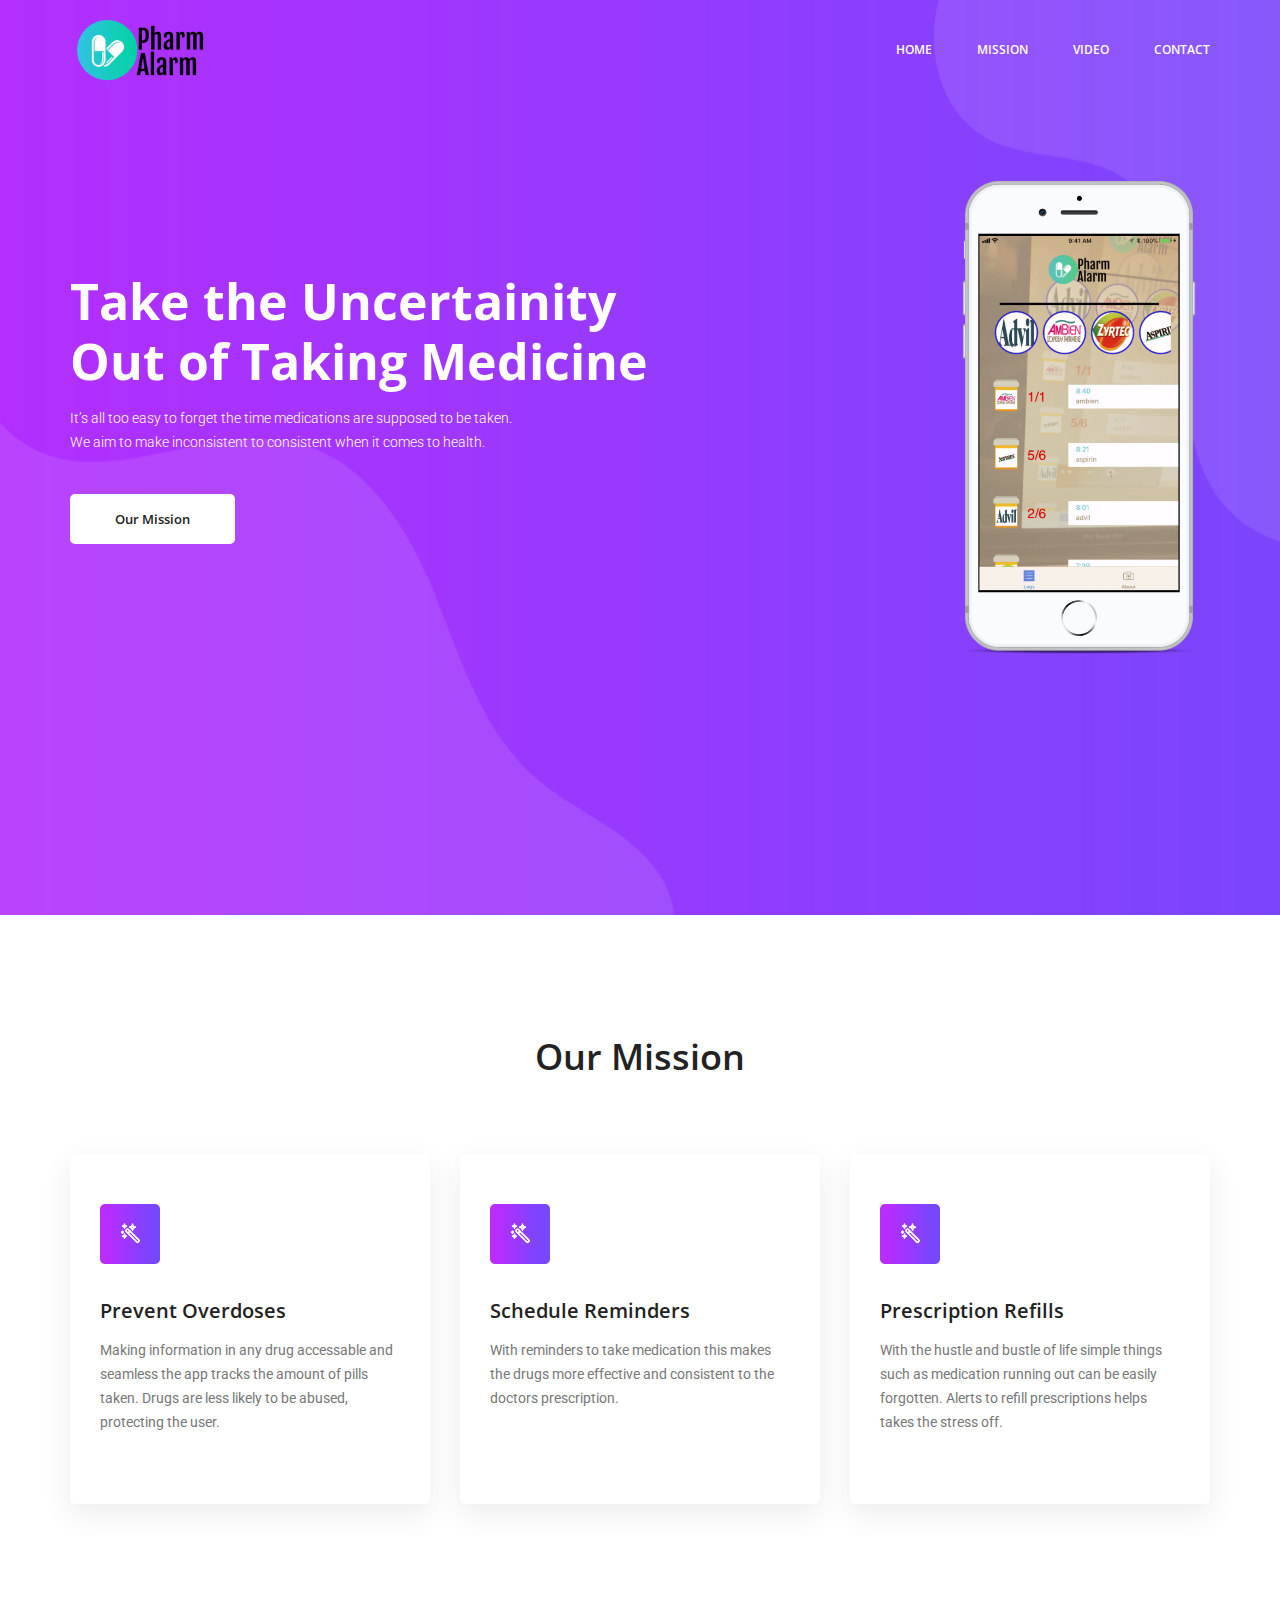
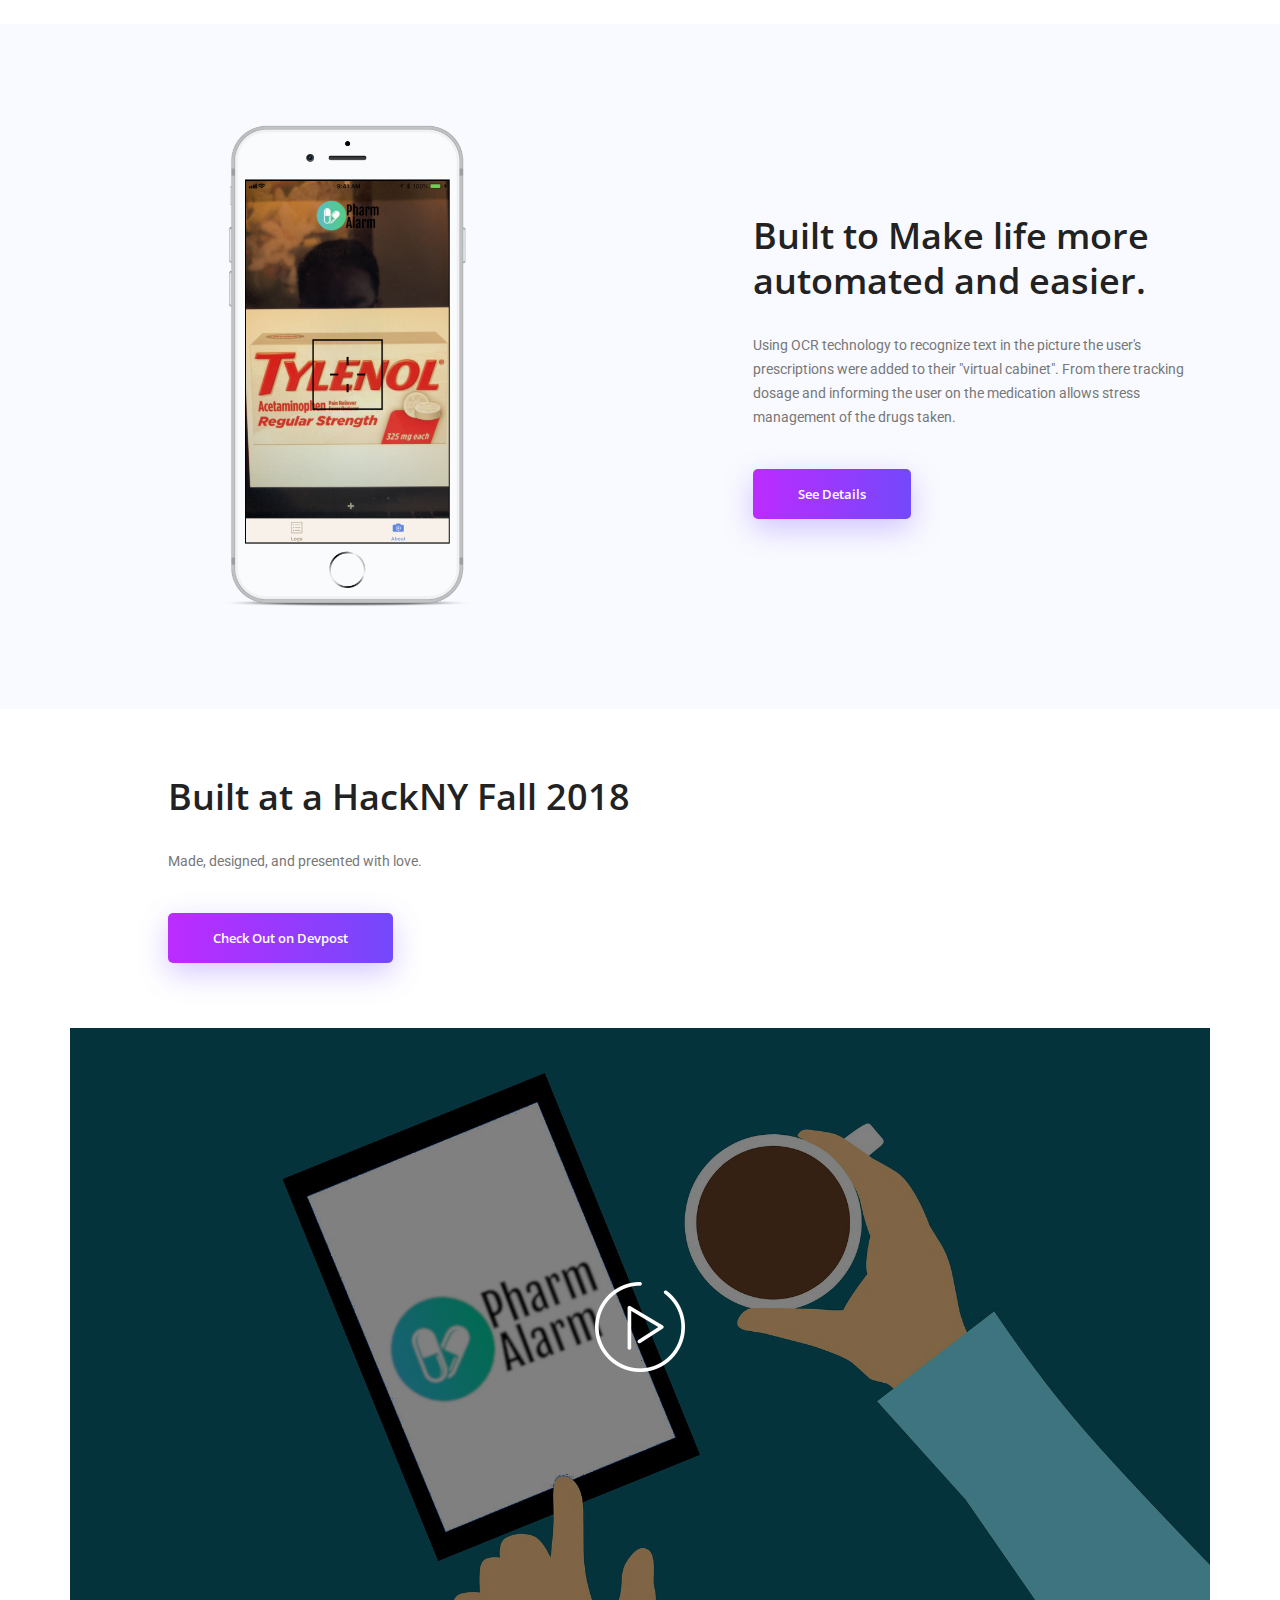
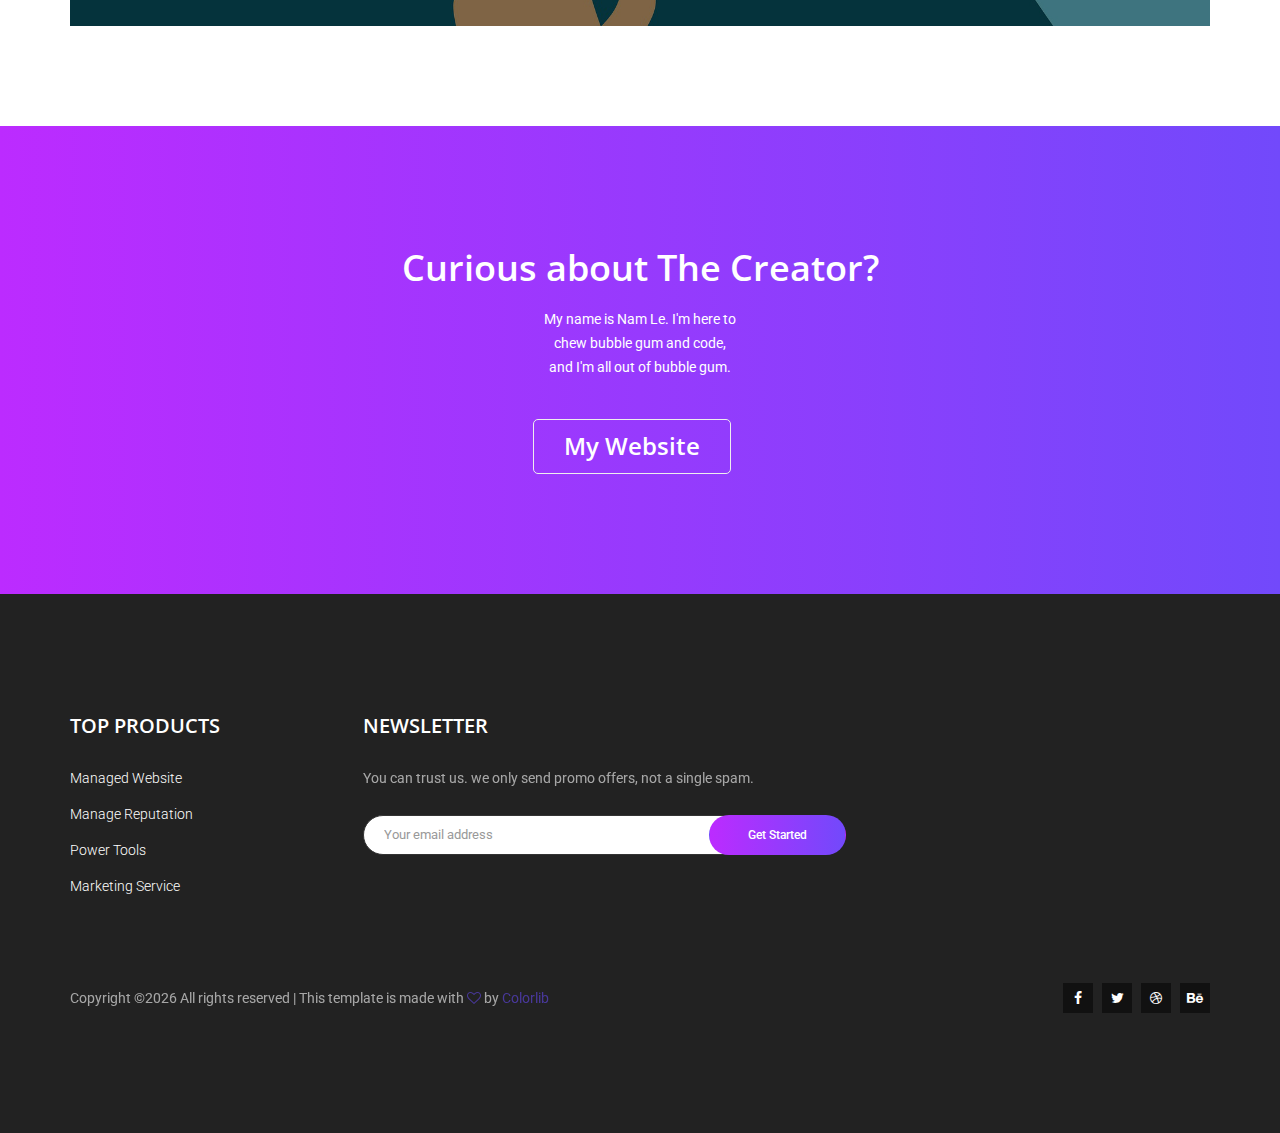
<file: index.html>
<!doctype html>
<html lang="en">
    <head>
        <!-- Required meta tags -->
        <meta charset="utf-8">
        <meta name="viewport" content="width=device-width, initial-scale=1, shrink-to-fit=no">
        <title>PharmAlarm</title>
        <!-- Bootstrap CSS -->
        <link rel="stylesheet" href="css/bootstrap.css">
        <link rel="stylesheet" href="vendors/linericon/style.css">
        <link rel="stylesheet" href="css/font-awesome.min.css">
        <link rel="stylesheet" href="vendors/owl-carousel/owl.carousel.min.css">
        <link rel="stylesheet" href="vendors/lightbox/simpleLightbox.css">
        <link rel="stylesheet" href="vendors/nice-select/css/nice-select.css">
        <link rel="stylesheet" href="vendors/animate-css/animate.css">
        <link rel="stylesheet" href="vendors/popup/magnific-popup.css">
        <!-- main css -->
        <link rel="stylesheet" href="css/style.css">
        <link rel="stylesheet" href="css/responsive.css">
    </head>
    <body data-spy="scroll" data-target="#mainNav" data-offset="70">
        
        <!--================Header Menu Area =================-->
        <header class="header_area">
            <div class="main_menu" id="mainNav">
            	<nav class="navbar navbar-expand-lg navbar-light">
					<div class="container">
						<!-- Brand and toggle get grouped for better mobile display -->
						<a class="navbar-brand nam-logo logo_h" href="index.html"><img class="nam-logo-img" src="img/pharmAlarm.png" alt=""></a>
						<button class="navbar-toggler" type="button" data-toggle="collapse" data-target="#navbarSupportedContent" aria-controls="navbarSupportedContent" aria-expanded="false" aria-label="Toggle navigation">
							<span class="icon-bar"></span>
							<span class="icon-bar"></span>
							<span class="icon-bar"></span>
						</button>
						<!-- Collect the nav links, forms, and other content for toggling -->
						<div class="collapse navbar-collapse offset" id="navbarSupportedContent">
							<ul class="nav navbar-nav menu_nav ml-auto">
								<li class="nav-item active"><a class="nav-link" href="#home">HOME</a></li> 
								<li class="nav-item"><a class="nav-link" href="#feature">MISSION</a></li> 
								<li class="nav-item"><a class="nav-link" href="#video">VIDEO</a>
								<li class="nav-item"><a class="nav-link" href="contact.html">CONTACT</a></li>
							</ul>
						</div> 
					</div>
            	</nav>
            </div>
        </header>
        <!--================Header Menu Area =================-->
        
        <!--================Home Banner Area =================-->
        <section class="home_banner_area nam-header-padding" id="home">
            <div class="banner_inner">
				<div class="container">
					<div class="row banner_content">
						<div class="col-lg-9">
							<h2>Take the Uncertainity<br />Out of Taking Medicine</h2>
							<p>It’s all too easy to forget the time medications are supposed to be taken. We aim to make inconsistent to consistent when it comes to health.</p>
							<a class="banner_btn" href="#feature">Our Mission</a>
						</div>
						<div class="col-lg-3">
							<div class="banner_map_img">
								<img class="img-fluid" src="img/pharmalarm-main.png" alt="">
							</div>
						</div>
					</div>
				</div>
            </div>
        </section>
        <!--================End Home Banner Area =================-->
        
        <!--================Feature Area =================-->
        <section class="feature_area p_120" id="feature">
        	<div class="container">
        		<div class="main_title">
        			<h2>Our Mission</h2>
        			<p></p>
        		</div>
        		<div class="feature_inner row">
        			<div class="col-lg-4 col-md-6">
        				<div class="feature_item nam-feature">
        					<img src="img/icon/f-icon-1.png" alt="">
        					<h4>Prevent Overdoses</h4>
        					<p>Making information in any drug accessable and seamless the app tracks the amount of pills taken. Drugs are less likely to be abused, protecting the user.</p>
        				</div>
        			</div>
        			<div class="col-lg-4 col-md-6">
        				<div class="feature_item nam-feature">
        					<img src="img/icon/f-icon-1.png" alt="">
        					<h4>Schedule Reminders</h4>
        					<p>With reminders to take medication this makes the drugs more effective and consistent to the doctors prescription.</p>
        				</div>
        			</div>
        			<div class="col-lg-4 col-md-6">
        				<div class="feature_item nam-feature">
        					<img src="img/icon/f-icon-1.png" alt="">
        					<h4>Prescription Refills</h4>
        					<p>With the hustle and bustle of life simple things such as medication running out can be easily forgotten. Alerts to refill prescriptions helps takes the stress off.</p>
        				</div>
        			</div>
        		</div>
        	</div>
        </section>
        <!--================End Feature Area =================-->
        
        <!--================Interior Area =================-->
        <section class="interior_area">
        	<div class="container">
        		<div class="interior_inner row">
        			<div class="col-lg-6">
        				<img class="img-fluid" src="img/pharmalarm-capture.png" alt="">
        			</div>
        			<div class="col-lg-5 offset-lg-1">
        				<div class="interior_text">
        					<h4>Built to Make life more automated and easier.</h4>
        					<p>Using OCR technology to recognize text in the picture the user's prescriptions were added to their "virtual cabinet". From there tracking dosage and informing the user on the medication allows stress management of the drugs taken. </p>
        					<a class="main_btn" href="#">See Details</a>
        				</div>
        			</div>
        		</div>
        	</div>
        </section>
        <!--================End Interior Area =================-->
        
        <!--================Interior Area =================-->
        <section class="interior_area interior_two">
        	<div class="container">
        		<div class="interior_inner row">
        			<div class="col-lg-7 offset-lg-1">
        				<div class="interior_text">
        					<h4>Built at a HackNY Fall 2018</h4>
        					<p>Made, designed, and presented with love.</p>
        					<a class="main_btn" href="https://devpost.com/software/pharmalarm-osp7ju">Check Out on Devpost</a>
        				</div>
					</div>
        		</div>
        		<div class="video_area" id="video">
        			<img class="img-fluid nam-video-img" src="img/coffee-pharmalarm.jpg" alt="">
        			<a href="https://www.youtube.com/watch?v=55WbEJUI-Es" target="_blank">
        				<img src="img/icon/video-icon-1.png" alt="">
        			</a>
        		</div>
        	</div>
        </section>
        <!--================End Interior Area =================-->
        
        <!--================Download App Area =================-->
        <section class="download_app_area p_120">
        	<div class="container">
        		<div class="app_inner">
        			<h2>Curious about The Creator?</h2>
        			<p>My name is Nam Le. I'm here to <br />  chew bubble gum and code, <br />  and I'm all out of bubble gum.</p>
        			<div class="app_btn_area">
        				<div class="app_btn">
        					<div class="media">
								<div class="media-body">
									<a href="https://menamle.github.io/website-portfolio/" target="_blank"><h4>My Website</h4></a>
								</div>
							</div>
        				</div>
        			</div> 
        		</div>
        	</div>
        </section>
        <!--================End Download App Area =================-->
        
        <!--================ start footer Area  =================-->	
        <footer class="footer-area p_120">
            <div class="container">
                <div class="row">
                    <div class="col-lg-3  col-md-6 col-sm-6">
                        <div class="single-footer-widget tp_widgets">
                           <h6 class="footer_title">Top Products</h6>
                            <ul class="list">
                            	<li><a href="#">Managed Website</a></li>
                            	<li><a href="#">Manage Reputation</a></li>
                            	<li><a href="#">Power Tools</a></li>
                            	<li><a href="#">Marketing Service</a></li>
                            </ul>
                        </div>   
                    </div>     
                    <div class="col-lg-5 col-md-6 col-sm-6">
                        <div class="single-footer-widget news_widgets">
                            <h6 class="footer_title">Newsletter</h6>
                            <p>You can trust us. we only send promo offers, not a single spam.</p>		
                            <div id="mc_embed_signup">
                                <form target="_blank" action="https://spondonit.us12.list-manage.com/subscribe/post?u=1462626880ade1ac87bd9c93a&amp;id=92a4423d01" method="get" class="subscribe_form relative">
                                    <div class="input-group d-flex flex-row">
                                        <input name="EMAIL" placeholder="Your email address" onfocus="this.placeholder = ''" onblur="this.placeholder = 'Email Address '" required="" type="email">
                                        <button class="btn sub-btn">Get Started</button>		
                                    </div>									
                                    <div class="mt-10 info"></div>
                                </form>
                            </div>
                        </div>
                    </div>
                </div>
                <div class="row footer-bottom d-flex justify-content-between align-items-center">
                    <p class="col-lg-8 col-md-8 footer-text m-0"><!-- Link back to Colorlib can't be removed. Template is licensed under CC BY 3.0. -->
Copyright &copy;<script>document.write(new Date().getFullYear());</script> All rights reserved | This template is made with <i class="fa fa-heart-o" aria-hidden="true"></i> by <a href="https://colorlib.com" target="_blank">Colorlib</a>
<!-- Link back to Colorlib can't be removed. Template is licensed under CC BY 3.0. --></p>
                    <div class="col-lg-4 col-md-4 footer-social">
                        <a href="#"><i class="fa fa-facebook"></i></a>
                        <a href="#"><i class="fa fa-twitter"></i></a>
                        <a href="#"><i class="fa fa-dribbble"></i></a>
                        <a href="#"><i class="fa fa-behance"></i></a>
                    </div>
                </div>
            </div>
        </footer>
		<!--================ End footer Area  =================-->
        
        
        
        
        
        <!-- Optional JavaScript -->
        <!-- jQuery first, then Popper.js, then Bootstrap JS -->
        <script src="js/jquery-3.2.1.min.js"></script>
        <script src="js/popper.js"></script>
        <script src="js/bootstrap.min.js"></script>
        <script src="js/stellar.js"></script>
        <script src="vendors/lightbox/simpleLightbox.min.js"></script>
        <script src="vendors/nice-select/js/jquery.nice-select.min.js"></script>
        <script src="vendors/isotope/imagesloaded.pkgd.min.js"></script>
        <script src="vendors/isotope/isotope-min.js"></script>
        <script src="vendors/owl-carousel/owl.carousel.min.js"></script>
        <script src="js/jquery.ajaxchimp.min.js"></script>
        <script src="vendors/counter-up/jquery.waypoints.min.js"></script>
        <script src="vendors/counter-up/jquery.counterup.js"></script>
        <script src="js/mail-script.js"></script>
        <script src="vendors/popup/jquery.magnific-popup.min.js"></script>
        <script src="js/theme.js"></script>
    </body>
</html>
</file>
<file: vendors/linericon/style.css>
@font-face {
	font-family: 'Linearicons-Free';
	src:url('fonts/Linearicons-Free.eot?w118d');
	src:url('fonts/Linearicons-Free.eot?#iefixw118d') format('embedded-opentype'),
		url('fonts/Linearicons-Free.woff2?w118d') format('woff2'),
		url('fonts/Linearicons-Free.woff?w118d') format('woff'),
		url('fonts/Linearicons-Free.ttf?w118d') format('truetype'),
		url('fonts/Linearicons-Free.svg?w118d#Linearicons-Free') format('svg');
	font-weight: normal;
	font-style: normal;
}

.lnr {
	font-family: 'Linearicons-Free';
	speak: none;
	font-style: normal;
	font-weight: normal;
	font-variant: normal;
	text-transform: none;
	line-height: 1;

	/* Better Font Rendering =========== */
	-webkit-font-smoothing: antialiased;
	-moz-osx-font-smoothing: grayscale;
}

.lnr-home:before {
	content: "\e800";
}
.lnr-apartment:before {
	content: "\e801";
}
.lnr-pencil:before {
	content: "\e802";
}
.lnr-magic-wand:before {
	content: "\e803";
}
.lnr-drop:before {
	content: "\e804";
}
.lnr-lighter:before {
	content: "\e805";
}
.lnr-poop:before {
	content: "\e806";
}
.lnr-sun:before {
	content: "\e807";
}
.lnr-moon:before {
	content: "\e808";
}
.lnr-cloud:before {
	content: "\e809";
}
.lnr-cloud-upload:before {
	content: "\e80a";
}
.lnr-cloud-download:before {
	content: "\e80b";
}
.lnr-cloud-sync:before {
	content: "\e80c";
}
.lnr-cloud-check:before {
	content: "\e80d";
}
.lnr-database:before {
	content: "\e80e";
}
.lnr-lock:before {
	content: "\e80f";
}
.lnr-cog:before {
	content: "\e810";
}
.lnr-trash:before {
	content: "\e811";
}
.lnr-dice:before {
	content: "\e812";
}
.lnr-heart:before {
	content: "\e813";
}
.lnr-star:before {
	content: "\e814";
}
.lnr-star-half:before {
	content: "\e815";
}
.lnr-star-empty:before {
	content: "\e816";
}
.lnr-flag:before {
	content: "\e817";
}
.lnr-envelope:before {
	content: "\e818";
}
.lnr-paperclip:before {
	content: "\e819";
}
.lnr-inbox:before {
	content: "\e81a";
}
.lnr-eye:before {
	content: "\e81b";
}
.lnr-printer:before {
	content: "\e81c";
}
.lnr-file-empty:before {
	content: "\e81d";
}
.lnr-file-add:before {
	content: "\e81e";
}
.lnr-enter:before {
	content: "\e81f";
}
.lnr-exit:before {
	content: "\e820";
}
.lnr-graduation-hat:before {
	content: "\e821";
}
.lnr-license:before {
	content: "\e822";
}
.lnr-music-note:before {
	content: "\e823";
}
.lnr-film-play:before {
	content: "\e824";
}
.lnr-camera-video:before {
	content: "\e825";
}
.lnr-camera:before {
	content: "\e826";
}
.lnr-picture:before {
	content: "\e827";
}
.lnr-book:before {
	content: "\e828";
}
.lnr-bookmark:before {
	content: "\e829";
}
.lnr-user:before {
	content: "\e82a";
}
.lnr-users:before {
	content: "\e82b";
}
.lnr-shirt:before {
	content: "\e82c";
}
.lnr-store:before {
	content: "\e82d";
}
.lnr-cart:before {
	content: "\e82e";
}
.lnr-tag:before {
	content: "\e82f";
}
.lnr-phone-handset:before {
	content: "\e830";
}
.lnr-phone:before {
	content: "\e831";
}
.lnr-pushpin:before {
	content: "\e832";
}
.lnr-map-marker:before {
	content: "\e833";
}
.lnr-map:before {
	content: "\e834";
}
.lnr-location:before {
	content: "\e835";
}
.lnr-calendar-full:before {
	content: "\e836";
}
.lnr-keyboard:before {
	content: "\e837";
}
.lnr-spell-check:before {
	content: "\e838";
}
.lnr-screen:before {
	content: "\e839";
}
.lnr-smartphone:before {
	content: "\e83a";
}
.lnr-tablet:before {
	content: "\e83b";
}
.lnr-laptop:before {
	content: "\e83c";
}
.lnr-laptop-phone:before {
	content: "\e83d";
}
.lnr-power-switch:before {
	content: "\e83e";
}
.lnr-bubble:before {
	content: "\e83f";
}
.lnr-heart-pulse:before {
	content: "\e840";
}
.lnr-construction:before {
	content: "\e841";
}
.lnr-pie-chart:before {
	content: "\e842";
}
.lnr-chart-bars:before {
	content: "\e843";
}
.lnr-gift:before {
	content: "\e844";
}
.lnr-diamond:before {
	content: "\e845";
}
.lnr-linearicons:before {
	content: "\e846";
}
.lnr-dinner:before {
	content: "\e847";
}
.lnr-coffee-cup:before {
	content: "\e848";
}
.lnr-leaf:before {
	content: "\e849";
}
.lnr-paw:before {
	content: "\e84a";
}
.lnr-rocket:before {
	content: "\e84b";
}
.lnr-briefcase:before {
	content: "\e84c";
}
.lnr-bus:before {
	content: "\e84d";
}
.lnr-car:before {
	content: "\e84e";
}
.lnr-train:before {
	content: "\e84f";
}
.lnr-bicycle:before {
	content: "\e850";
}
.lnr-wheelchair:before {
	content: "\e851";
}
.lnr-select:before {
	content: "\e852";
}
.lnr-earth:before {
	content: "\e853";
}
.lnr-smile:before {
	content: "\e854";
}
.lnr-sad:before {
	content: "\e855";
}
.lnr-neutral:before {
	content: "\e856";
}
.lnr-mustache:before {
	content: "\e857";
}
.lnr-alarm:before {
	content: "\e858";
}
.lnr-bullhorn:before {
	content: "\e859";
}
.lnr-volume-high:before {
	content: "\e85a";
}
.lnr-volume-medium:before {
	content: "\e85b";
}
.lnr-volume-low:before {
	content: "\e85c";
}
.lnr-volume:before {
	content: "\e85d";
}
.lnr-mic:before {
	content: "\e85e";
}
.lnr-hourglass:before {
	content: "\e85f";
}
.lnr-undo:before {
	content: "\e860";
}
.lnr-redo:before {
	content: "\e861";
}
.lnr-sync:before {
	content: "\e862";
}
.lnr-history:before {
	content: "\e863";
}
.lnr-clock:before {
	content: "\e864";
}
.lnr-download:before {
	content: "\e865";
}
.lnr-upload:before {
	content: "\e866";
}
.lnr-enter-down:before {
	content: "\e867";
}
.lnr-exit-up:before {
	content: "\e868";
}
.lnr-bug:before {
	content: "\e869";
}
.lnr-code:before {
	content: "\e86a";
}
.lnr-link:before {
	content: "\e86b";
}
.lnr-unlink:before {
	content: "\e86c";
}
.lnr-thumbs-up:before {
	content: "\e86d";
}
.lnr-thumbs-down:before {
	content: "\e86e";
}
.lnr-magnifier:before {
	content: "\e86f";
}
.lnr-cross:before {
	content: "\e870";
}
.lnr-menu:before {
	content: "\e871";
}
.lnr-list:before {
	content: "\e872";
}
.lnr-chevron-up:before {
	content: "\e873";
}
.lnr-chevron-down:before {
	content: "\e874";
}
.lnr-chevron-left:before {
	content: "\e875";
}
.lnr-chevron-right:before {
	content: "\e876";
}
.lnr-arrow-up:before {
	content: "\e877";
}
.lnr-arrow-down:before {
	content: "\e878";
}
.lnr-arrow-left:before {
	content: "\e879";
}
.lnr-arrow-right:before {
	content: "\e87a";
}
.lnr-move:before {
	content: "\e87b";
}
.lnr-warning:before {
	content: "\e87c";
}
.lnr-question-circle:before {
	content: "\e87d";
}
.lnr-menu-circle:before {
	content: "\e87e";
}
.lnr-checkmark-circle:before {
	content: "\e87f";
}
.lnr-cross-circle:before {
	content: "\e880";
}
.lnr-plus-circle:before {
	content: "\e881";
}
.lnr-circle-minus:before {
	content: "\e882";
}
.lnr-arrow-up-circle:before {
	content: "\e883";
}
.lnr-arrow-down-circle:before {
	content: "\e884";
}
.lnr-arrow-left-circle:before {
	content: "\e885";
}
.lnr-arrow-right-circle:before {
	content: "\e886";
}
.lnr-chevron-up-circle:before {
	content: "\e887";
}
.lnr-chevron-down-circle:before {
	content: "\e888";
}
.lnr-chevron-left-circle:before {
	content: "\e889";
}
.lnr-chevron-right-circle:before {
	content: "\e88a";
}
.lnr-crop:before {
	content: "\e88b";
}
.lnr-frame-expand:before {
	content: "\e88c";
}
.lnr-frame-contract:before {
	content: "\e88d";
}
.lnr-layers:before {
	content: "\e88e";
}
.lnr-funnel:before {
	content: "\e88f";
}
.lnr-text-format:before {
	content: "\e890";
}
.lnr-text-format-remove:before {
	content: "\e891";
}
.lnr-text-size:before {
	content: "\e892";
}
.lnr-bold:before {
	content: "\e893";
}
.lnr-italic:before {
	content: "\e894";
}
.lnr-underline:before {
	content: "\e895";
}
.lnr-strikethrough:before {
	content: "\e896";
}
.lnr-highlight:before {
	content: "\e897";
}
.lnr-text-align-left:before {
	content: "\e898";
}
.lnr-text-align-center:before {
	content: "\e899";
}
.lnr-text-align-right:before {
	content: "\e89a";
}
.lnr-text-align-justify:before {
	content: "\e89b";
}
.lnr-line-spacing:before {
	content: "\e89c";
}
.lnr-indent-increase:before {
	content: "\e89d";
}
.lnr-indent-decrease:before {
	content: "\e89e";
}
.lnr-pilcrow:before {
	content: "\e89f";
}
.lnr-direction-ltr:before {
	content: "\e8a0";
}
.lnr-direction-rtl:before {
	content: "\e8a1";
}
.lnr-page-break:before {
	content: "\e8a2";
}
.lnr-sort-alpha-asc:before {
	content: "\e8a3";
}
.lnr-sort-amount-asc:before {
	content: "\e8a4";
}
.lnr-hand:before {
	content: "\e8a5";
}
.lnr-pointer-up:before {
	content: "\e8a6";
}
.lnr-pointer-right:before {
	content: "\e8a7";
}
.lnr-pointer-down:before {
	content: "\e8a8";
}
.lnr-pointer-left:before {
	content: "\e8a9";
}
</file>
<file: vendors/nice-select/css/nice-select.css>
.nice-select {
  -webkit-tap-highlight-color: transparent;
  background-color: #fff;
  border-radius: 5px;
  border: solid 1px #e8e8e8;
  box-sizing: border-box;
  clear: both;
  cursor: pointer;
  display: block;
  float: left;
  font-family: inherit;
  font-size: 14px;
  font-weight: normal;
  height: 42px;
  line-height: 40px;
  outline: none;
  padding-left: 18px;
  padding-right: 30px;
  position: relative;
  text-align: left !important;
  -webkit-transition: all 0.2s ease-in-out;
  transition: all 0.2s ease-in-out;
  -webkit-user-select: none;
     -moz-user-select: none;
      -ms-user-select: none;
          user-select: none;
  white-space: nowrap;
  width: auto; }
  .nice-select:hover {
    border-color: #dbdbdb; }
  .nice-select:active, .nice-select.open, .nice-select:focus {
    border-color: #999; }
  .nice-select:after {
    border-bottom: 2px solid #999;
    border-right: 2px solid #999;
    content: '';
    display: block;
    height: 5px;
    margin-top: -4px;
    pointer-events: none;
    position: absolute;
    right: 12px;
    top: 50%;
    -webkit-transform-origin: 66% 66%;
        -ms-transform-origin: 66% 66%;
            transform-origin: 66% 66%;
    -webkit-transform: rotate(45deg);
        -ms-transform: rotate(45deg);
            transform: rotate(45deg);
    -webkit-transition: all 0.15s ease-in-out;
    transition: all 0.15s ease-in-out;
    width: 5px; }
  .nice-select.open:after {
    -webkit-transform: rotate(-135deg);
        -ms-transform: rotate(-135deg);
            transform: rotate(-135deg); }
  .nice-select.open .list {
    opacity: 1;
    pointer-events: auto;
    -webkit-transform: scale(1) translateY(0);
        -ms-transform: scale(1) translateY(0);
            transform: scale(1) translateY(0); }
  .nice-select.disabled {
    border-color: #ededed;
    color: #999;
    pointer-events: none; }
    .nice-select.disabled:after {
      border-color: #cccccc; }
  .nice-select.wide {
    width: 100%; }
    .nice-select.wide .list {
      left: 0 !important;
      right: 0 !important; }
  .nice-select.right {
    float: right; }
    .nice-select.right .list {
      left: auto;
      right: 0; }
  .nice-select.small {
    font-size: 12px;
    height: 36px;
    line-height: 34px; }
    .nice-select.small:after {
      height: 4px;
      width: 4px; }
    .nice-select.small .option {
      line-height: 34px;
      min-height: 34px; }
  .nice-select .list {
    background-color: #fff;
    border-radius: 5px;
    box-shadow: 0 0 0 1px rgba(68, 68, 68, 0.11);
    box-sizing: border-box;
    margin-top: 4px;
    opacity: 0;
    overflow: hidden;
    padding: 0;
    pointer-events: none;
    position: absolute;
    top: 100%;
    left: 0;
    -webkit-transform-origin: 50% 0;
        -ms-transform-origin: 50% 0;
            transform-origin: 50% 0;
    -webkit-transform: scale(0.75) translateY(-21px);
        -ms-transform: scale(0.75) translateY(-21px);
            transform: scale(0.75) translateY(-21px);
    -webkit-transition: all 0.2s cubic-bezier(0.5, 0, 0, 1.25), opacity 0.15s ease-out;
    transition: all 0.2s cubic-bezier(0.5, 0, 0, 1.25), opacity 0.15s ease-out;
    z-index: 9; }
    .nice-select .list:hover .option:not(:hover) {
      background-color: transparent !important; }
  .nice-select .option {
    cursor: pointer;
    font-weight: 400;
    line-height: 40px;
    list-style: none;
    min-height: 40px;
    outline: none;
    padding-left: 18px;
    padding-right: 29px;
    text-align: left;
    -webkit-transition: all 0.2s;
    transition: all 0.2s; }
    .nice-select .option:hover, .nice-select .option.focus, .nice-select .option.selected.focus {
      background-color: #f6f6f6; }
    .nice-select .option.selected {
      font-weight: bold; }
    .nice-select .option.disabled {
      background-color: transparent;
      color: #999;
      cursor: default; }

.no-csspointerevents .nice-select .list {
  display: none; }

.no-csspointerevents .nice-select.open .list {
  display: block; }
</file>
<file: css/style.css>
/*----------------------------------------------------
@File: Default Styles
@Author: Rocky Ahmed
@URL: http://wethemez.com
Author E-mail: rockybd1995@gmail.com

This file contains the styling for the actual theme, this
is the file you need to edit to change the look of the
theme.
---------------------------------------------------- */
/*=====================================================================
@Template Name: HostHub Construction 
@Author: Rocky Ahmed
@Developed By: Rocky Ahmed
@Developer URL: http://rocky.wethemez.com
Author E-mail: rockybd1995@gmail.com

@Default Styles

Table of Content:
01/ Variables
02/ predefin
03/ header
04/ button
05/ banner
06/ breadcrumb
07/ about
08/ team
09/ project 
10/ price 
11/ team 
12/ blog 
13/ video  
14/ features  
15/ career  
16/ contact 
17/ footer

=====================================================================*/
/*----------------------------------------------------*/
/*font Variables*/
/*Color Variables*/
/*=================== fonts ====================*/
@import url("https://fonts.googleapis.com/css?family=Open+Sans:400,600,700|Roboto:300,300i,400,500,700");
/*---------------------------------------------------- */
/*----------------------------------------------------*/
.list {
  list-style: none;
  margin: 0px;
  padding: 0px;
}

a {
  text-decoration: none;
  -webkit-transition: all 0.3s ease-in-out;
  -o-transition: all 0.3s ease-in-out;
  transition: all 0.3s ease-in-out;
}

a:hover, a:focus {
  text-decoration: none;
  outline: none;
}

.row.m0 {
  margin: 0px;
}

body {
  line-height: 24px;
  font-size: 14px;
  font-family: "Roboto", sans-serif;
  font-weight: normal;
  color: #777777;
}

h1, h2, h3, h4, h5, h6 {
  font-family: "Open Sans", sans-serif;
  font-weight: 600;
}

button:focus {
  outline: none;
  -webkit-box-shadow: none;
  box-shadow: none;
}

.p_120 {
  padding-top: 120px;
  padding-bottom: 120px;
}

.pad_top {
  padding-top: 120px;
}

.mt-25 {
  margin-top: 25px;
}

.p0 {
  padding-left: 0px;
  padding-right: 0px;
}

@media (min-width: 1200px) {
  .container {
    max-width: 1170px;
  }
}

@media (min-width: 1620px) {
  .box_1620 {
    max-width: 1650px;
    margin: auto;
  }
}

/* Main Title Area css
============================================================================================ */
.main_title {
  text-align: center;
  margin-bottom: 75px;
}

.main_title h2 {
  font-family: "Open Sans", sans-serif;
  font-size: 36px;
  color: #222222;
  font-weight: 600;
  margin-bottom: 15px;
}

.main_title p {
  font-size: 14px;
  font-family: "Roboto", sans-serif;
  line-height: 24px;
  color: #777777;
  margin-bottom: 0px;
  max-width: 570px;
  font-weight: normal;
  margin: auto;
}

.main_title.white h2 {
  color: #fff;
}

.main_title.white p {
  color: #fff;
  opacity: .6;
}

/* End Main Title Area css
============================================================================================ */
/*---------------------------------------------------- */
/*----------------------------------------------------*/
.header_area {
  position: absolute;
  width: 100%;
  top: 0;
  left: 0;
  z-index: 99;
  -webkit-transition: background 0.4s, all 0.3s linear;
  -o-transition: background 0.4s, all 0.3s linear;
  transition: background 0.4s, all 0.3s linear;
}

.header_area .navbar {
  background: transparent;
  padding: 0px;
  border: 0px;
  border-radius: 0px;
}

.header_area .navbar .nav .nav-item {
  margin-right: 45px;
}

.header_area .navbar .nav .nav-item .nav-link {
  font: 600 12px/100px "Open Sans", sans-serif;
  text-transform: uppercase;
  color: #fff;
  padding: 0px;
  display: inline-block;
}

.header_area .navbar .nav .nav-item .nav-link:after {
  display: none;
}

.header_area .navbar .nav .nav-item.submenu {
  position: relative;
}

.header_area .navbar .nav .nav-item.submenu ul {
  border: none;
  padding: 0px;
  border-radius: 0px;
  -webkit-box-shadow: none;
  box-shadow: none;
  margin: 0px;
  background: #fff;
}

@media (min-width: 992px) {
  .header_area .navbar .nav .nav-item.submenu ul {
    position: absolute;
    top: 120%;
    left: 0px;
    min-width: 200px;
    text-align: left;
    opacity: 0;
    -webkit-transition: all 300ms ease-in;
    -o-transition: all 300ms ease-in;
    transition: all 300ms ease-in;
    visibility: hidden;
    display: block;
    border: none;
    padding: 0px;
    border-radius: 0px;
    -webkit-box-shadow: 0px 10px 30px 0px rgba(115, 73, 251, 0.3);
    box-shadow: 0px 10px 30px 0px rgba(115, 73, 251, 0.3);
  }
}

.header_area .navbar .nav .nav-item.submenu ul:before {
  content: "";
  width: 0;
  height: 0;
  border-style: solid;
  border-width: 10px 10px 0 10px;
  border-color: #eeeeee transparent transparent transparent;
  position: absolute;
  right: 24px;
  top: 45px;
  z-index: 3;
  opacity: 0;
  -webkit-transition: all 400ms linear;
  -o-transition: all 400ms linear;
  transition: all 400ms linear;
}

.header_area .navbar .nav .nav-item.submenu ul .nav-item {
  display: block;
  float: none;
  margin-right: 0px;
  border-bottom: 1px solid #ededed;
  margin-left: 0px;
  -webkit-transition: all 0.4s linear;
  -o-transition: all 0.4s linear;
  transition: all 0.4s linear;
}

.header_area .navbar .nav .nav-item.submenu ul .nav-item .nav-link {
  line-height: 45px;
  color: #222222;
  padding: 0px 30px;
  -webkit-transition: all 150ms linear;
  -o-transition: all 150ms linear;
  transition: all 150ms linear;
  display: block;
  margin-right: 0px;
}

.header_area .navbar .nav .nav-item.submenu ul .nav-item:last-child {
  border-bottom: none;
}

.header_area .navbar .nav .nav-item.submenu ul .nav-item:hover .nav-link {
  background-image: -moz-linear-gradient(0deg, #bc2bff 0%, #7249fb 100%);
  background-image: -webkit-linear-gradient(0deg, #bc2bff 0%, #7249fb 100%);
  background-image: -ms-linear-gradient(0deg, #bc2bff 0%, #7249fb 100%);
  color: #fff;
}

@media (min-width: 992px) {
  .header_area .navbar .nav .nav-item.submenu:hover ul {
    visibility: visible;
    opacity: 1;
    top: 100%;
  }
}

.header_area .navbar .nav .nav-item.submenu:hover ul .nav-item {
  margin-top: 0px;
}

.header_area .navbar .nav .nav-item:last-child {
  margin-right: 0px;
}

.header_area .navbar .search {
  font-size: 12px;
  line-height: 60px;
  display: inline-block;
  color: #222222;
  margin-left: 80px;
}

.header_area .navbar .search i {
  font-weight: 600;
}

.header_area.navbar_fixed .main_menu {
  position: fixed;
  width: 100%;
  top: -70px;
  left: 0;
  right: 0;
  background-image: -moz-linear-gradient(0deg, #bc2bff 0%, #7249fb 100%);
  background-image: -webkit-linear-gradient(0deg, #bc2bff 0%, #7249fb 100%);
  background-image: -ms-linear-gradient(0deg, #bc2bff 0%, #7249fb 100%);
  -webkit-transform: translateY(70px);
  -ms-transform: translateY(70px);
  transform: translateY(70px);
  -webkit-transition: background 500ms ease, -webkit-transform 500ms ease;
  transition: background 500ms ease, -webkit-transform 500ms ease;
  -o-transition: transform 500ms ease, background 500ms ease;
  transition: transform 500ms ease, background 500ms ease;
  transition: transform 500ms ease, background 500ms ease, -webkit-transform 500ms ease;
  -webkit-transition: transform 500ms ease, background 500ms ease;
  -webkit-box-shadow: 0px 3px 16px 0px rgba(0, 0, 0, 0.1);
  box-shadow: 0px 3px 16px 0px rgba(0, 0, 0, 0.1);
}

.header_area.navbar_fixed .main_menu .navbar .nav .nav-item .nav-link {
  line-height: 70px;
}

.top_menu {
  background: #ec9d5f;
}

.top_menu .float-left a {
  line-height: 40px;
  display: inline-block;
  color: #fff;
  font-family: "Roboto", sans-serif;
  text-transform: uppercase;
  font-size: 12px;
  margin-right: 50px;
  -webkit-transition: all 300ms linear 0s;
  -o-transition: all 300ms linear 0s;
  transition: all 300ms linear 0s;
}

.top_menu .float-left a:last-child {
  margin-right: 0px;
}

.top_menu .float-left a:hover {
  color: #6247ea;
}

.top_menu .float-right .pur_btn {
  background: #6247ea;
  color: #fff;
  font-family: "Roboto", sans-serif;
  line-height: 40px;
  display: block;
  padding: 0px 40px;
  font-weight: 500;
  font-size: 12px;
}

/*---------------------------------------------------- */
/*----------------------------------------------------*/
/* Home Banner Area css
============================================================================================ */
.home_banner_area {
  z-index: 1;
  background: url(../img/banner/home-banner.jpg) no-repeat scroll center center;
  background-size: cover;
}

.home_banner_area .banner_inner {
  overflow: hidden;
  width: 100%;
  padding: 170px 0px 140px 0px;
}

.home_banner_area .banner_inner .banner_content {
  color: #fff;
}

.home_banner_area .banner_inner .banner_content .col-lg-9 {
  vertical-align: middle;
  -ms-flex-item-align: center;
  align-self: center;
}

.home_banner_area .banner_inner .banner_content h2 {
  font-size: 50px;
  font-weight: bold;
  font-family: "Open Sans", sans-serif;
  margin-bottom: 15px;
  margin-top: -30px;
}

.home_banner_area .banner_inner .banner_content p {
  color: #fff;
  font-family: "Roboto", sans-serif;
  font-weight: 300;
  max-width: 450px;
  margin-bottom: 40px;
  font-size: 14px;
}

.home_banner_area .banner_inner .banner_content .banner_map_img {
  text-align: right;
}

.blog_banner {
  min-height: 780px;
  position: relative;
  z-index: 1;
  overflow: hidden;
  margin-bottom: 0px;
}

.blog_banner .banner_inner {
  background: #04091e;
  position: relative;
  overflow: hidden;
  width: 100%;
  min-height: 780px;
  z-index: 1;
}

.blog_banner .banner_inner .overlay {
  background: url(../img/banner/banner-2.jpg) no-repeat scroll center center;
  opacity: .5;
  height: 125%;
  position: absolute;
  left: 0px;
  top: 0px;
  width: 100%;
  z-index: -1;
}

.blog_banner .banner_inner .blog_b_text {
  max-width: 700px;
  margin: auto;
  color: #fff;
  margin-top: 40px;
}

.blog_banner .banner_inner .blog_b_text h2 {
  font-size: 60px;
  font-weight: 500;
  font-family: "Roboto", sans-serif;
  line-height: 66px;
  margin-bottom: 15px;
}

.blog_banner .banner_inner .blog_b_text p {
  font-size: 16px;
  margin-bottom: 35px;
}

.blog_banner .banner_inner .blog_b_text .white_bg_btn {
  line-height: 42px;
  padding: 0px 45px;
}

.banner_box {
  max-width: 1620px;
  margin: auto;
}

.banner_area {
  position: relative;
  z-index: 1;
  min-height: 400px;
  background-image: -moz-linear-gradient(0deg, rgba(188, 43, 255, 0.8) 0%, rgba(114, 73, 251, 0.8) 100%);
  background-image: -webkit-linear-gradient(0deg, rgba(188, 43, 255, 0.8) 0%, rgba(114, 73, 251, 0.8) 100%);
  background-image: -ms-linear-gradient(0deg, rgba(188, 43, 255, 0.8) 0%, rgba(114, 73, 251, 0.8) 100%);
}

.banner_area .banner_inner {
  position: relative;
  overflow: hidden;
  width: 100%;
  min-height: 400px;
  z-index: 1;
}

.banner_area .banner_inner .banner_content {
  margin-top: 85px;
}

.banner_area .banner_inner .banner_content h2 {
  color: #fff;
  font-size: 48px;
  font-family: "Roboto", sans-serif;
  margin-bottom: 0px;
  font-weight: 500;
}

.banner_area .banner_inner .banner_content .page_link a {
  font-size: 14px;
  color: #fff;
  font-family: "Roboto", sans-serif;
  margin-right: 32px;
  position: relative;
  text-transform: uppercase;
}

.banner_area .banner_inner .banner_content .page_link a:before {
  content: "\f0da";
  font: normal normal normal 14px/1 FontAwesome;
  position: absolute;
  right: -25px;
  top: 50%;
  -webkit-transform: translateY(-50%);
  -ms-transform: translateY(-50%);
  transform: translateY(-50%);
}

.banner_area .banner_inner .banner_content .page_link a:last-child {
  margin-right: 0px;
}

.banner_area .banner_inner .banner_content .page_link a:last-child:before {
  display: none;
}

/* End Home Banner Area css
============================================================================================ */
/*---------------------------------------------------- */
/*----------------------------------------------------*/
/* Home latest Blog Area css
============================================================================================ */
.l_news_item {
  background: #f9f9ff;
  padding: 60px 30px;
  border-radius: 5px;
  -webkit-transition: all 300ms linear 0s;
  -o-transition: all 300ms linear 0s;
  transition: all 300ms linear 0s;
}

.l_news_item .date {
  background: #ffffff;
  color: #777777;
  border: 1px solid #dddddd;
  padding: 0px 18px;
  display: inline-block;
  line-height: 28px;
  border-radius: 3px;
  margin-bottom: 22px;
}

.l_news_item h4 {
  font-size: 20px;
  font-family: "Open Sans", sans-serif;
  font-weight: 600;
  text-transform: uppercase;
  color: #222222;
  line-height: 30px;
  margin-bottom: 15px;
}

.l_news_item p {
  margin-bottom: 22px;
}

.l_news_item .post_view a {
  font-size: 14px;
  font-family: "Roboto", sans-serif;
  font-weight: normal;
  color: #aaaaaa;
  margin-right: 20px;
}

.l_news_item .post_view a i {
  padding-right: 6px;
}

.l_news_item:hover {
  background: #fff;
  -webkit-box-shadow: 0px 10px 30px 0px rgba(0, 0, 0, 0.08);
  box-shadow: 0px 10px 30px 0px rgba(0, 0, 0, 0.08);
}

.l_news_item:hover .date {
  background-image: -moz-linear-gradient(0deg, #bc2bff 0%, #7249fb 100%);
  background-image: -webkit-linear-gradient(0deg, #bc2bff 0%, #7249fb 100%);
  background-image: -ms-linear-gradient(0deg, #bc2bff 0%, #7249fb 100%);
  color: #fff;
  border-color: #f9f9ff;
}

.l_news_item:hover h4 {
  background-image: -webkit-gradient(linear, left top, right top, color-stop(0, #bc2bff), color-stop(0.15, #bc2bff), color-stop(0.3, #7249fb), color-stop(0.45, #7249fb), color-stop(0.6, #7249fb), color-stop(0.75, #7249fb), color-stop(0.9, #7249fb), color-stop(1, #7249fb));
  background-image: gradient(linear, left top, right top, color-stop(0, #bc2bff), color-stop(0.15, #bc2bff), color-stop(0.3, #7249fb), color-stop(0.45, #7249fb), color-stop(0.6, #7249fb), color-stop(0.75, #7249fb), color-stop(0.9, #7249fb), color-stop(1, #7249fb));
  color: transparent;
  -webkit-background-clip: text;
  background-clip: text;
}

/* End Home latest Blog Area css
============================================================================================ */
/* Causes Area css
============================================================================================ */
.causes_slider .owl-dots {
  text-align: center;
  margin-top: 80px;
}

.causes_slider .owl-dots .owl-dot {
  height: 14px;
  width: 14px;
  background: #eeeeee;
  display: inline-block;
  margin-right: 7px;
}

.causes_slider .owl-dots .owl-dot:last-child {
  margin-right: 0px;
}

.causes_slider .owl-dots .owl-dot.active {
  background: #6247ea;
}

.causes_item {
  background: #fff;
}

.causes_item .causes_img {
  position: relative;
}

.causes_item .causes_img .c_parcent {
  position: absolute;
  bottom: 0px;
  width: 100%;
  left: 0px;
  height: 3px;
  background: rgba(255, 255, 255, 0.5);
}

.causes_item .causes_img .c_parcent span {
  width: 70%;
  height: 3px;
  background: #6247ea;
  position: absolute;
  left: 0px;
  bottom: 0px;
}

.causes_item .causes_img .c_parcent span:before {
  content: "75%";
  position: absolute;
  right: -10px;
  bottom: 0px;
  background: #6247ea;
  color: #fff;
  padding: 0px 5px;
}

.causes_item .causes_text {
  padding: 30px 35px 40px 30px;
}

.causes_item .causes_text h4 {
  color: #222222;
  font-family: "Roboto", sans-serif;
  font-size: 18px;
  font-weight: 600;
  margin-bottom: 15px;
  cursor: pointer;
}

.causes_item .causes_text h4:hover {
  color: #6247ea;
}

.causes_item .causes_text p {
  font-size: 14px;
  line-height: 24px;
  color: #777777;
  font-weight: 300;
  margin-bottom: 0px;
}

.causes_item .causes_bottom a {
  width: 50%;
  border: 1px solid #6247ea;
  text-align: center;
  float: left;
  line-height: 50px;
  background: #6247ea;
  color: #fff;
  font-family: "Roboto", sans-serif;
  font-size: 14px;
  font-weight: 500;
}

.causes_item .causes_bottom a + a {
  border-color: #eeeeee;
  background: #fff;
  font-size: 14px;
  color: #222222;
}

/* End Causes Area css
============================================================================================ */
/*================= latest_blog_area css =============*/
.latest_blog_area {
  background: #f9f9ff;
}

.single-recent-blog-post {
  margin-bottom: 30px;
}

.single-recent-blog-post .thumb {
  overflow: hidden;
}

.single-recent-blog-post .thumb img {
  -webkit-transition: all 0.7s linear;
  -o-transition: all 0.7s linear;
  transition: all 0.7s linear;
}

.single-recent-blog-post .details {
  padding-top: 30px;
}

.single-recent-blog-post .details .sec_h4 {
  line-height: 24px;
  padding: 10px 0px 13px;
  -webkit-transition: all 0.3s linear;
  -o-transition: all 0.3s linear;
  transition: all 0.3s linear;
}

.single-recent-blog-post .details .sec_h4:hover {
  color: #777777;
}

.single-recent-blog-post .date {
  font-size: 14px;
  line-height: 24px;
  font-weight: 400;
}

.single-recent-blog-post:hover img {
  -webkit-transform: scale(1.23) rotate(10deg);
  -ms-transform: scale(1.23) rotate(10deg);
  transform: scale(1.23) rotate(10deg);
}

.tags .tag_btn {
  font-size: 12px;
  font-weight: 500;
  line-height: 20px;
  border: 1px solid #eeeeee;
  display: inline-block;
  padding: 1px 18px;
  text-align: center;
  color: #222222;
}

.tags .tag_btn:before {
  background: #6247ea;
}

.tags .tag_btn + .tag_btn {
  margin-left: 2px;
}

/*========= blog_categorie_area css ===========*/
.blog_categorie_area {
  padding-top: 80px;
  padding-bottom: 80px;
}

.categories_post {
  position: relative;
  text-align: center;
  cursor: pointer;
}

.categories_post img {
  max-width: 100%;
}

.categories_post .categories_details {
  position: absolute;
  top: 20px;
  left: 20px;
  right: 20px;
  bottom: 20px;
  background: rgba(34, 34, 34, 0.8);
  color: #fff;
  -webkit-transition: all 0.3s linear;
  -o-transition: all 0.3s linear;
  transition: all 0.3s linear;
  display: -webkit-box;
  display: -ms-flexbox;
  display: flex;
  -webkit-box-align: center;
  -ms-flex-align: center;
  align-items: center;
  -webkit-box-pack: center;
  -ms-flex-pack: center;
  justify-content: center;
}

.categories_post .categories_details h5 {
  margin-bottom: 0px;
  font-size: 18px;
  line-height: 26px;
  text-transform: uppercase;
  color: #fff;
  position: relative;
}

.categories_post .categories_details p {
  font-weight: 300;
  font-size: 14px;
  line-height: 26px;
  margin-bottom: 0px;
}

.categories_post .categories_details .border_line {
  margin: 10px 0px;
  background: #fff;
  width: 100%;
  height: 1px;
}

.categories_post:hover .categories_details {
  background-image: -moz-linear-gradient(0deg, rgba(188, 43, 255, 0.8) 0%, rgba(114, 73, 251, 0.8) 100%);
  background-image: -webkit-linear-gradient(0deg, rgba(188, 43, 255, 0.8) 0%, rgba(114, 73, 251, 0.8) 100%);
  background-image: -ms-linear-gradient(0deg, rgba(188, 43, 255, 0.8) 0%, rgba(114, 73, 251, 0.8) 100%);
  background-color: transparent;
}

/*============ blog_left_sidebar css ==============*/
.blog_item {
  margin-bottom: 40px;
}

.blog_info {
  padding-top: 30px;
}

.blog_info .post_tag {
  padding-bottom: 20px;
}

.blog_info .post_tag a {
  font: 300 14px/21px "Roboto", sans-serif;
  color: #222222;
}

.blog_info .post_tag a:hover {
  color: #777777;
}

.blog_info .post_tag a.active {
  color: #6247ea;
}

.blog_info .blog_meta li a {
  font: 300 14px/20px "Roboto", sans-serif;
  color: #777777;
  vertical-align: middle;
  padding-bottom: 12px;
  display: inline-block;
}

.blog_info .blog_meta li a i {
  color: #222222;
  font-size: 16px;
  font-weight: 600;
  padding-left: 15px;
  line-height: 20px;
  vertical-align: middle;
}

.blog_info .blog_meta li a:hover {
  color: #6247ea;
}

.blog_post img {
  max-width: 100%;
}

.blog_details {
  padding-top: 20px;
}

.blog_details h2 {
  font-size: 24px;
  line-height: 36px;
  color: #222222;
  font-weight: 600;
  -webkit-transition: all 0.3s linear;
  -o-transition: all 0.3s linear;
  transition: all 0.3s linear;
}

.blog_details h2:hover {
  color: #6247ea;
}

.blog_details p {
  margin-bottom: 26px;
}

.view_btn {
  font-size: 14px;
  line-height: 36px;
  display: inline-block;
  color: #222222;
  font-weight: 500;
  padding: 0px 30px;
  background: #fff;
}

.blog_right_sidebar {
  border: 1px solid #eeeeee;
  background: #fafaff;
  padding: 30px;
}

.blog_right_sidebar .widget_title {
  font-size: 18px;
  line-height: 25px;
  background-image: -moz-linear-gradient(0deg, #bc2bff 0%, #7249fb 100%);
  background-image: -webkit-linear-gradient(0deg, #bc2bff 0%, #7249fb 100%);
  background-image: -ms-linear-gradient(0deg, #bc2bff 0%, #7249fb 100%);
  text-align: center;
  color: #fff;
  padding: 8px 0px;
  margin-bottom: 30px;
}

.blog_right_sidebar .search_widget .input-group .form-control {
  font-size: 14px;
  line-height: 29px;
  border: 0px;
  width: 100%;
  font-weight: 300;
  color: #fff;
  padding-left: 20px;
  border-radius: 45px;
  z-index: 0;
  background-image: -moz-linear-gradient(0deg, #bc2bff 0%, #7249fb 100%);
  background-image: -webkit-linear-gradient(0deg, #bc2bff 0%, #7249fb 100%);
  background-image: -ms-linear-gradient(0deg, #bc2bff 0%, #7249fb 100%);
}

.blog_right_sidebar .search_widget .input-group .form-control.placeholder {
  color: #fff;
}

.blog_right_sidebar .search_widget .input-group .form-control:-moz-placeholder {
  color: #fff;
}

.blog_right_sidebar .search_widget .input-group .form-control::-moz-placeholder {
  color: #fff;
}

.blog_right_sidebar .search_widget .input-group .form-control::-webkit-input-placeholder {
  color: #fff;
}

.blog_right_sidebar .search_widget .input-group .form-control:focus {
  -webkit-box-shadow: none;
  box-shadow: none;
}

.blog_right_sidebar .search_widget .input-group .btn-default {
  position: absolute;
  right: 20px;
  background: transparent;
  border: 0px;
  -webkit-box-shadow: none;
  box-shadow: none;
  font-size: 14px;
  color: #fff;
  padding: 0px;
  top: 50%;
  -webkit-transform: translateY(-50%);
  -ms-transform: translateY(-50%);
  transform: translateY(-50%);
  z-index: 1;
}

.blog_right_sidebar .author_widget {
  text-align: center;
}

.blog_right_sidebar .author_widget h4 {
  font-size: 18px;
  line-height: 20px;
  color: #222222;
  margin-bottom: 5px;
  margin-top: 30px;
}

.blog_right_sidebar .author_widget p {
  margin-bottom: 0px;
}

.blog_right_sidebar .author_widget .social_icon {
  padding: 7px 0px 15px;
}

.blog_right_sidebar .author_widget .social_icon a {
  font-size: 14px;
  color: #222222;
  -webkit-transition: all 0.2s linear;
  -o-transition: all 0.2s linear;
  transition: all 0.2s linear;
}

.blog_right_sidebar .author_widget .social_icon a + a {
  margin-left: 20px;
}

.blog_right_sidebar .author_widget .social_icon a:hover {
  color: #6247ea;
}

.blog_right_sidebar .popular_post_widget .post_item .media-body {
  -webkit-box-pack: center;
  -ms-flex-pack: center;
  justify-content: center;
  -ms-flex-item-align: center;
  align-self: center;
  padding-left: 20px;
}

.blog_right_sidebar .popular_post_widget .post_item .media-body h3 {
  font-size: 14px;
  line-height: 20px;
  color: #222222;
  margin-bottom: 4px;
  -webkit-transition: all 0.3s linear;
  -o-transition: all 0.3s linear;
  transition: all 0.3s linear;
}

.blog_right_sidebar .popular_post_widget .post_item .media-body h3:hover {
  color: #6247ea;
}

.blog_right_sidebar .popular_post_widget .post_item .media-body p {
  font-size: 12px;
  line-height: 21px;
  margin-bottom: 0px;
}

.blog_right_sidebar .popular_post_widget .post_item + .post_item {
  margin-top: 20px;
}

.blog_right_sidebar .post_category_widget .cat-list li {
  border-bottom: 2px dotted #eee;
  -webkit-transition: all 0.3s ease 0s;
  -o-transition: all 0.3s ease 0s;
  transition: all 0.3s ease 0s;
  padding-bottom: 12px;
}

.blog_right_sidebar .post_category_widget .cat-list li a {
  font-size: 14px;
  line-height: 20px;
  color: #777;
}

.blog_right_sidebar .post_category_widget .cat-list li a p {
  margin-bottom: 0px;
}

.blog_right_sidebar .post_category_widget .cat-list li + li {
  padding-top: 15px;
}

.blog_right_sidebar .post_category_widget .cat-list li:hover {
  border-color: #6247ea;
}

.blog_right_sidebar .post_category_widget .cat-list li:hover a {
  color: #6247ea;
}

.blog_right_sidebar .newsletter_widget {
  text-align: center;
}

.blog_right_sidebar .newsletter_widget .form-group {
  margin-bottom: 8px;
}

.blog_right_sidebar .newsletter_widget .input-group-prepend {
  margin-right: -1px;
}

.blog_right_sidebar .newsletter_widget .input-group-text {
  background: #fff;
  border-radius: 0px;
  vertical-align: top;
  font-size: 12px;
  line-height: 36px;
  padding: 0px 0px 0px 15px;
  border: 1px solid #eeeeee;
  border-right: 0px;
}

.blog_right_sidebar .newsletter_widget .form-control {
  font-size: 12px;
  line-height: 24px;
  color: #cccccc;
  border: 1px solid #eeeeee;
  border-left: 0px;
  border-radius: 0px;
}

.blog_right_sidebar .newsletter_widget .form-control.placeholder {
  color: #cccccc;
}

.blog_right_sidebar .newsletter_widget .form-control:-moz-placeholder {
  color: #cccccc;
}

.blog_right_sidebar .newsletter_widget .form-control::-moz-placeholder {
  color: #cccccc;
}

.blog_right_sidebar .newsletter_widget .form-control::-webkit-input-placeholder {
  color: #cccccc;
}

.blog_right_sidebar .newsletter_widget .form-control:focus {
  outline: none;
  -webkit-box-shadow: none;
  box-shadow: none;
}

.blog_right_sidebar .newsletter_widget .bbtns {
  background-image: -moz-linear-gradient(0deg, #bc2bff 0%, #7249fb 100%);
  background-image: -webkit-linear-gradient(0deg, #bc2bff 0%, #7249fb 100%);
  background-image: -ms-linear-gradient(0deg, #bc2bff 0%, #7249fb 100%);
  color: #fff;
  font-size: 12px;
  line-height: 38px;
  display: inline-block;
  font-weight: 500;
  padding: 0px 24px 0px 24px;
  border-radius: 0;
}

.blog_right_sidebar .newsletter_widget .text-bottom {
  font-size: 12px;
}

.blog_right_sidebar .tag_cloud_widget ul li {
  display: inline-block;
}

.blog_right_sidebar .tag_cloud_widget ul li a {
  display: inline-block;
  border: 1px solid #eee;
  background: #fff;
  padding: 0px 13px;
  margin-bottom: 8px;
  -webkit-transition: all 0.3s ease 0s;
  -o-transition: all 0.3s ease 0s;
  transition: all 0.3s ease 0s;
  color: #222222;
  font-size: 12px;
}

.blog_right_sidebar .tag_cloud_widget ul li a:hover {
  background-image: -moz-linear-gradient(0deg, rgba(188, 43, 255, 0.8) 0%, rgba(114, 73, 251, 0.8) 100%);
  background-image: -webkit-linear-gradient(0deg, rgba(188, 43, 255, 0.8) 0%, rgba(114, 73, 251, 0.8) 100%);
  background-image: -ms-linear-gradient(0deg, rgba(188, 43, 255, 0.8) 0%, rgba(114, 73, 251, 0.8) 100%);
  color: #fff;
}

.blog_right_sidebar .br {
  width: 100%;
  height: 1px;
  background: #eeeeee;
  margin: 30px 0px;
}

.blog-pagination {
  padding-top: 25px;
  padding-bottom: 95px;
}

.blog-pagination .page-link {
  border-radius: 0;
}

.blog-pagination .page-item {
  border: none;
}

.page-link {
  background: transparent;
  font-weight: 400;
}

.blog-pagination .page-item.active .page-link {
  background-color: #6247ea;
  border-color: transparent;
  color: #fff;
}

.blog-pagination .page-link {
  position: relative;
  display: block;
  padding: 0.5rem 0.75rem;
  margin-left: -1px;
  line-height: 1.25;
  color: #8a8a8a;
  border: none;
}

.blog-pagination .page-link .lnr {
  font-weight: 600;
}

.blog-pagination .page-item:last-child .page-link,
.blog-pagination .page-item:first-child .page-link {
  border-radius: 0;
}

.blog-pagination .page-link:hover {
  color: #fff;
  text-decoration: none;
  background-color: #6247ea;
  border-color: #eee;
}

/*============ Start Blog Single Styles  =============*/
.single-post-area .social-links {
  padding-top: 10px;
}

.single-post-area .social-links li {
  display: inline-block;
  margin-bottom: 10px;
}

.single-post-area .social-links li a {
  color: #cccccc;
  padding: 7px;
  font-size: 14px;
  -webkit-transition: all 0.2s linear;
  -o-transition: all 0.2s linear;
  transition: all 0.2s linear;
}

.single-post-area .social-links li a:hover {
  color: #222222;
}

.single-post-area .blog_details {
  padding-top: 26px;
}

.single-post-area .blog_details p {
  margin-bottom: 10px;
}

.single-post-area .quotes {
  margin-top: 20px;
  margin-bottom: 30px;
  padding: 24px 35px 24px 30px;
  background-color: white;
  -webkit-box-shadow: -20.84px 21.58px 30px 0px rgba(176, 176, 176, 0.1);
  box-shadow: -20.84px 21.58px 30px 0px rgba(176, 176, 176, 0.1);
  font-size: 14px;
  line-height: 24px;
  color: #777;
  font-style: italic;
}

.single-post-area .arrow {
  position: absolute;
}

.single-post-area .arrow .lnr {
  font-size: 20px;
  font-weight: 600;
}

.single-post-area .thumb .overlay-bg {
  background: rgba(0, 0, 0, 0.8);
}

.single-post-area .navigation-area {
  border-top: 1px solid #eee;
  padding-top: 30px;
  margin-top: 60px;
}

.single-post-area .navigation-area p {
  margin-bottom: 0px;
}

.single-post-area .navigation-area h4 {
  font-size: 18px;
  line-height: 25px;
  color: #222222;
}

.single-post-area .navigation-area .nav-left {
  text-align: left;
}

.single-post-area .navigation-area .nav-left .thumb {
  margin-right: 20px;
  background: #000;
}

.single-post-area .navigation-area .nav-left .thumb img {
  -webkit-transition: all 300ms linear 0s;
  -o-transition: all 300ms linear 0s;
  transition: all 300ms linear 0s;
}

.single-post-area .navigation-area .nav-left .lnr {
  margin-left: 20px;
  opacity: 0;
  -webkit-transition: all 300ms linear 0s;
  -o-transition: all 300ms linear 0s;
  transition: all 300ms linear 0s;
}

.single-post-area .navigation-area .nav-left:hover .lnr {
  opacity: 1;
}

.single-post-area .navigation-area .nav-left:hover .thumb img {
  opacity: .5;
}

@media (max-width: 767px) {
  .single-post-area .navigation-area .nav-left {
    margin-bottom: 30px;
  }
}

.single-post-area .navigation-area .nav-right {
  text-align: right;
}

.single-post-area .navigation-area .nav-right .thumb {
  margin-left: 20px;
  background: #000;
}

.single-post-area .navigation-area .nav-right .thumb img {
  -webkit-transition: all 300ms linear 0s;
  -o-transition: all 300ms linear 0s;
  transition: all 300ms linear 0s;
}

.single-post-area .navigation-area .nav-right .lnr {
  margin-right: 20px;
  opacity: 0;
  -webkit-transition: all 300ms linear 0s;
  -o-transition: all 300ms linear 0s;
  transition: all 300ms linear 0s;
}

.single-post-area .navigation-area .nav-right:hover .lnr {
  opacity: 1;
}

.single-post-area .navigation-area .nav-right:hover .thumb img {
  opacity: .5;
}

@media (max-width: 991px) {
  .single-post-area .sidebar-widgets {
    padding-bottom: 0px;
  }
}

.comments-area {
  background: #fafaff;
  border: 1px solid #eee;
  padding: 50px 30px;
  margin-top: 50px;
}

@media (max-width: 414px) {
  .comments-area {
    padding: 50px 8px;
  }
}

.comments-area h4 {
  text-align: center;
  margin-bottom: 50px;
  color: #222222;
  font-size: 18px;
}

.comments-area h5 {
  font-size: 16px;
  margin-bottom: 0px;
}

.comments-area a {
  color: #222222;
}

.comments-area .comment-list {
  padding-bottom: 48px;
}

.comments-area .comment-list:last-child {
  padding-bottom: 0px;
}

.comments-area .comment-list.left-padding {
  padding-left: 25px;
}

@media (max-width: 413px) {
  .comments-area .comment-list .single-comment h5 {
    font-size: 12px;
  }
  .comments-area .comment-list .single-comment .date {
    font-size: 11px;
  }
  .comments-area .comment-list .single-comment .comment {
    font-size: 10px;
  }
}

.comments-area .thumb {
  margin-right: 20px;
}

.comments-area .date {
  font-size: 13px;
  color: #cccccc;
  margin-bottom: 13px;
}

.comments-area .comment {
  color: #777777;
  margin-bottom: 0px;
}

.comments-area .btn-reply {
  background-color: #fff;
  color: #222222;
  border: 1px solid #eee;
  padding: 2px 18px;
  font-size: 12px;
  display: block;
  font-weight: 600;
  -webkit-transition: all 300ms linear 0s;
  -o-transition: all 300ms linear 0s;
  transition: all 300ms linear 0s;
}

.comments-area .btn-reply:hover {
  background-color: #6247ea;
  color: #fff;
}

.comment-form {
  background: #fafaff;
  text-align: center;
  border: 1px solid #eee;
  padding: 47px 30px 43px;
  margin-top: 50px;
  margin-bottom: 40px;
}

.comment-form h4 {
  text-align: center;
  margin-bottom: 50px;
  font-size: 18px;
  line-height: 22px;
  color: #222222;
}

.comment-form .name {
  padding-left: 0px;
}

@media (max-width: 767px) {
  .comment-form .name {
    padding-right: 0px;
    margin-bottom: 1rem;
  }
}

.comment-form .email {
  padding-right: 0px;
}

@media (max-width: 991px) {
  .comment-form .email {
    padding-left: 0px;
  }
}

.comment-form .form-control {
  padding: 8px 20px;
  background: #fff;
  border: none;
  border-radius: 0px;
  width: 100%;
  font-size: 14px;
  color: #777777;
  border: 1px solid transparent;
}

.comment-form .form-control:focus {
  -webkit-box-shadow: none;
  box-shadow: none;
  border: 1px solid #eee;
}

.comment-form textarea.form-control {
  height: 140px;
  resize: none;
}

.comment-form ::-webkit-input-placeholder {
  /* Chrome/Opera/Safari */
  font-size: 13px;
  color: #777;
}

.comment-form ::-moz-placeholder {
  /* Firefox 19+ */
  font-size: 13px;
  color: #777;
}

.comment-form :-ms-input-placeholder {
  /* IE 10+ */
  font-size: 13px;
  color: #777;
}

.comment-form :-moz-placeholder {
  /* Firefox 18- */
  font-size: 13px;
  color: #777;
}

/*============ End Blog Single Styles  =============*/
/*---------------------------------------------------- */
/*----------------------------------------------------*/
/* Reservation Form Area css
============================================================================================ */
.reservation_form_area .res_form_inner {
  max-width: 555px;
  margin: auto;
  -webkit-box-shadow: 0px 10px 30px 0px rgba(153, 153, 153, 0.1);
  box-shadow: 0px 10px 30px 0px rgba(153, 153, 153, 0.1);
  padding: 75px 50px;
  position: relative;
}

.reservation_form_area .res_form_inner:before {
  content: "";
  background: url(../img/contact-shap-1.png);
  position: absolute;
  left: -125px;
  height: 421px;
  width: 98px;
  top: 50%;
  -webkit-transform: translateY(-50%);
  -ms-transform: translateY(-50%);
  transform: translateY(-50%);
}

.reservation_form_area .res_form_inner:after {
  content: "";
  background: url(../img/contact-shap-2.png);
  position: absolute;
  right: -125px;
  height: 421px;
  width: 98px;
  top: 50%;
  -webkit-transform: translateY(-50%);
  -ms-transform: translateY(-50%);
  transform: translateY(-50%);
}

.reservation_form .form-group input {
  height: 40px;
  border-radius: 0px;
  border: 1px solid #eeeeee;
  outline: none;
  -webkit-box-shadow: none;
  box-shadow: none;
  padding: 0px 15px;
  font-size: 13px;
  font-family: "Roboto", sans-serif;
  font-weight: 300;
  color: #999999;
}

.reservation_form .form-group input.placeholder {
  font-size: 13px;
  font-family: "Roboto", sans-serif;
  font-weight: 300;
  color: #999999;
}

.reservation_form .form-group input:-moz-placeholder {
  font-size: 13px;
  font-family: "Roboto", sans-serif;
  font-weight: 300;
  color: #999999;
}

.reservation_form .form-group input::-moz-placeholder {
  font-size: 13px;
  font-family: "Roboto", sans-serif;
  font-weight: 300;
  color: #999999;
}

.reservation_form .form-group input::-webkit-input-placeholder {
  font-size: 13px;
  font-family: "Roboto", sans-serif;
  font-weight: 300;
  color: #999999;
}

.reservation_form .form-group .res_select {
  height: 40px;
  border: 1px solid #eeeeee;
  border-radius: 0px;
  width: 100%;
  padding: 0px 15px;
  line-height: 36px;
}

.reservation_form .form-group .res_select .current {
  font-size: 13px;
  font-family: "Roboto", sans-serif;
  font-weight: 300;
  color: #999999;
}

.reservation_form .form-group .res_select:after {
  content: "\e874";
  font-family: 'Linearicons-Free';
  color: #cccccc;
  -webkit-transform: rotate(0deg);
  -ms-transform: rotate(0deg);
  transform: rotate(0deg);
  border: none;
  margin-top: -17px;
  font-size: 13px;
  right: 22px;
}

.reservation_form .form-group:last-child {
  text-align: center;
}

/* End Reservation Form Area css
============================================================================================ */
/*============== contact_area css ================*/
.mapBox {
  height: 420px;
  margin-bottom: 80px;
}

.contact_info .info_item {
  position: relative;
  padding-left: 45px;
}

.contact_info .info_item i {
  position: absolute;
  left: 0;
  top: 0;
  font-size: 20px;
  line-height: 24px;
  color: #6247ea;
  font-weight: 600;
}

.contact_info .info_item h6 {
  font-size: 16px;
  line-height: 24px;
  color: "Roboto", sans-serif;
  font-weight: bold;
  margin-bottom: 0px;
  color: #222222;
}

.contact_info .info_item h6 a {
  color: #222222;
}

.contact_info .info_item p {
  font-size: 14px;
  line-height: 24px;
  padding: 2px 0px;
}

.contact_form .form-group {
  margin-bottom: 10px;
}

.contact_form .form-group .form-control {
  font-size: 13px;
  line-height: 26px;
  color: #999;
  border: 1px solid #eeeeee;
  font-family: "Roboto", sans-serif;
  border-radius: 0px;
  padding-left: 20px;
}

.contact_form .form-group .form-control:focus {
  -webkit-box-shadow: none;
  box-shadow: none;
  outline: none;
}

.contact_form .form-group .form-control.placeholder {
  color: #999;
}

.contact_form .form-group .form-control:-moz-placeholder {
  color: #999;
}

.contact_form .form-group .form-control::-moz-placeholder {
  color: #999;
}

.contact_form .form-group .form-control::-webkit-input-placeholder {
  color: #999;
}

.contact_form .form-group textarea {
  resize: none;
}

.contact_form .form-group textarea.form-control {
  height: 140px;
}

.contact_form .submit_btn {
  margin-top: 20px;
  cursor: pointer;
}

/* Contact Success and error Area css
============================================================================================ */
.modal-message .modal-dialog {
  position: absolute;
  top: 36%;
  left: 50%;
  -webkit-transform: translateX(-50%) translateY(-50%) !important;
  -ms-transform: translateX(-50%) translateY(-50%) !important;
  transform: translateX(-50%) translateY(-50%) !important;
  margin: 0px;
  max-width: 500px;
  width: 100%;
}

.modal-message .modal-dialog .modal-content .modal-header {
  text-align: center;
  display: block;
  border-bottom: none;
  padding-top: 50px;
  padding-bottom: 50px;
}

.modal-message .modal-dialog .modal-content .modal-header .close {
  position: absolute;
  right: -15px;
  top: -15px;
  padding: 0px;
  color: #fff;
  opacity: 1;
  cursor: pointer;
}

.modal-message .modal-dialog .modal-content .modal-header h2 {
  display: block;
  text-align: center;
  color: #6247ea;
  padding-bottom: 10px;
  font-family: "Roboto", sans-serif;
}

.modal-message .modal-dialog .modal-content .modal-header p {
  display: block;
}

/* End Contact Success and error Area css
============================================================================================ */
/*---------------------------------------------------- */
/*----------------------------------------------------*/
/*============== Elements Area css ================*/
.mb-20 {
  margin-bottom: 20px;
}

.mb-30 {
  margin-bottom: 30px;
}

.sample-text-area {
  padding: 100px 0px;
}

.sample-text-area .title_color {
  margin-bottom: 30px;
}

.sample-text-area p {
  line-height: 26px;
}

.sample-text-area p b {
  font-weight: bold;
  color: #6247ea;
}

.sample-text-area p i {
  color: #6247ea;
  font-style: italic;
}

.sample-text-area p sup {
  color: #6247ea;
  font-style: italic;
}

.sample-text-area p sub {
  color: #6247ea;
  font-style: italic;
}

.sample-text-area p del {
  color: #6247ea;
}

.sample-text-area p u {
  color: #6247ea;
}

/*============== End Elements Area css ================*/
/*==============Elements Button Area css ================*/
.elements_button .title_color {
  margin-bottom: 30px;
  color: #222222;
}

.title_color {
  color: #222222;
}

.button-group-area {
  margin-top: 15px;
}

.button-group-area:nth-child(odd) {
  margin-top: 40px;
}

.button-group-area:first-child {
  margin-top: 0px;
}

.button-group-area .theme_btn {
  margin-right: 10px;
}

.button-group-area .white_btn {
  margin-right: 10px;
}

.button-group-area .link {
  text-decoration: underline;
  color: #222222;
  background: transparent;
}

.button-group-area .link:hover {
  color: #fff;
}

.button-group-area .disable {
  background: transparent;
  color: #007bff;
  cursor: not-allowed;
}

.button-group-area .disable:before {
  display: none;
}

.primary {
  background: #52c5fd;
}

.primary:before {
  background: #2faae6;
}

.success {
  background: #4cd3e3;
}

.success:before {
  background: #2ebccd;
}

.info {
  background: #38a4ff;
}

.info:before {
  background: #298cdf;
}

.warning {
  background: #f4e700;
}

.warning:before {
  background: #e1d608;
}

.danger {
  background: #f54940;
}

.danger:before {
  background: #e13b33;
}

.primary-border {
  background: transparent;
  border: 1px solid #52c5fd;
  color: #52c5fd;
}

.primary-border:before {
  background: #52c5fd;
}

.success-border {
  background: transparent;
  border: 1px solid #4cd3e3;
  color: #4cd3e3;
}

.success-border:before {
  background: #4cd3e3;
}

.info-border {
  background: transparent;
  border: 1px solid #38a4ff;
  color: #38a4ff;
}

.info-border:before {
  background: #38a4ff;
}

.warning-border {
  background: #fff;
  border: 1px solid #f4e700;
  color: #f4e700;
}

.warning-border:before {
  background: #f4e700;
}

.danger-border {
  background: transparent;
  border: 1px solid #f54940;
  color: #f54940;
}

.danger-border:before {
  background: #f54940;
}

.link-border {
  background: transparent;
  border: 1px solid #6247ea;
  color: #6247ea;
}

.link-border:before {
  background: #6247ea;
}

.radius {
  border-radius: 3px;
}

.circle {
  border-radius: 20px;
}

.arrow span {
  padding-left: 5px;
}

.e-large {
  line-height: 50px;
  padding-top: 0px;
  padding-bottom: 0px;
}

.large {
  line-height: 45px;
  padding-top: 0px;
  padding-bottom: 0px;
}

.medium {
  line-height: 30px;
  padding-top: 0px;
  padding-bottom: 0px;
}

.small {
  line-height: 25px;
  padding-top: 0px;
  padding-bottom: 0px;
}

.general {
  line-height: 38px;
  padding-top: 0px;
  padding-bottom: 0px;
}

/*==============End Elements Button Area css ================*/
/* =================================== */
/*  Elements Page Styles
/* =================================== */
/*---------- Start Elements Page -------------*/
.generic-banner {
  margin-top: 60px;
  text-align: center;
}

.generic-banner .height {
  height: 600px;
}

@media (max-width: 767.98px) {
  .generic-banner .height {
    height: 400px;
  }
}

.generic-banner .generic-banner-content h2 {
  line-height: 1.2em;
  margin-bottom: 20px;
}

@media (max-width: 991.98px) {
  .generic-banner .generic-banner-content h2 br {
    display: none;
  }
}

.generic-banner .generic-banner-content p {
  text-align: center;
  font-size: 16px;
}

@media (max-width: 991.98px) {
  .generic-banner .generic-banner-content p br {
    display: none;
  }
}

.generic-content h1 {
  font-weight: 600;
}

.about-generic-area {
  background: #fff;
}

.about-generic-area p {
  margin-bottom: 20px;
}

.white-bg {
  background: #fff;
}

.section-top-border {
  padding: 50px 0;
  border-top: 1px dotted #eee;
}

.switch-wrap {
  margin-bottom: 10px;
}

.switch-wrap p {
  margin: 0;
}

/*---------- End Elements Page -------------*/
.sample-text-area {
  padding: 100px 0 70px 0;
}

.sample-text {
  margin-bottom: 0;
}

.text-heading {
  margin-bottom: 30px;
  font-size: 24px;
}

.typo-list {
  margin-bottom: 10px;
}

@media (max-width: 767px) {
  .typo-sec {
    margin-bottom: 30px;
  }
}

@media (max-width: 767px) {
  .element-wrap {
    margin-top: 30px;
  }
}

b, sup, sub, u, del {
  color: #f8b600;
}

h1 {
  font-size: 36px;
}

h2 {
  font-size: 30px;
}

h3 {
  font-size: 24px;
}

h4 {
  font-size: 18px;
}

h5 {
  font-size: 16px;
}

h6 {
  font-size: 14px;
}

.typography h1, .typography h2, .typography h3, .typography h4, .typography h5, .typography h6 {
  color: #777777;
}

.button-area .border-top-generic {
  padding: 70px 15px;
  border-top: 1px dotted #eee;
}

.button-group-area .genric-btn {
  margin-right: 10px;
  margin-top: 10px;
}

.button-group-area .genric-btn:last-child {
  margin-right: 0;
}

.circle {
  border-radius: 20px;
}

.genric-btn {
  display: inline-block;
  outline: none;
  line-height: 40px;
  padding: 0 30px;
  font-size: .8em;
  text-align: center;
  text-decoration: none;
  font-weight: 500;
  cursor: pointer;
  -webkit-transition: all 0.3s ease 0s;
  -moz-transition: all 0.3s ease 0s;
  -o-transition: all 0.3s ease 0s;
  transition: all 0.3s ease 0s;
}

.genric-btn:focus {
  outline: none;
}

.genric-btn.e-large {
  padding: 0 40px;
  line-height: 50px;
}

.genric-btn.large {
  line-height: 45px;
}

.genric-btn.medium {
  line-height: 30px;
}

.genric-btn.small {
  line-height: 25px;
}

.genric-btn.radius {
  border-radius: 3px;
}

.genric-btn.circle {
  border-radius: 20px;
}

.genric-btn.arrow {
  display: -webkit-inline-box;
  display: -ms-inline-flexbox;
  display: inline-flex;
  -webkit-box-align: center;
  -ms-flex-align: center;
  align-items: center;
}

.genric-btn.arrow span {
  margin-left: 10px;
}

.genric-btn.default {
  color: #222222;
  background: #f9f9ff;
  border: 1px solid transparent;
}

.genric-btn.default:hover {
  border: 1px solid #f9f9ff;
  background: #fff;
}

.genric-btn.default-border {
  border: 1px solid #f9f9ff;
  background: #fff;
}

.genric-btn.default-border:hover {
  color: #222222;
  background: #f9f9ff;
  border: 1px solid transparent;
}

.genric-btn.primary {
  color: #fff;
  background: #f8b600;
  border: 1px solid transparent;
}

.genric-btn.primary:hover {
  color: #f8b600;
  border: 1px solid #f8b600;
  background: #fff;
}

.genric-btn.primary-border {
  color: #f8b600;
  border: 1px solid #f8b600;
  background: #fff;
}

.genric-btn.primary-border:hover {
  color: #fff;
  background: #f8b600;
  border: 1px solid transparent;
}

.genric-btn.success {
  color: #fff;
  background: #4cd3e3;
  border: 1px solid transparent;
}

.genric-btn.success:hover {
  color: #4cd3e3;
  border: 1px solid #4cd3e3;
  background: #fff;
}

.genric-btn.success-border {
  color: #4cd3e3;
  border: 1px solid #4cd3e3;
  background: #fff;
}

.genric-btn.success-border:hover {
  color: #fff;
  background: #4cd3e3;
  border: 1px solid transparent;
}

.genric-btn.info {
  color: #fff;
  background: #38a4ff;
  border: 1px solid transparent;
}

.genric-btn.info:hover {
  color: #38a4ff;
  border: 1px solid #38a4ff;
  background: #fff;
}

.genric-btn.info-border {
  color: #38a4ff;
  border: 1px solid #38a4ff;
  background: #fff;
}

.genric-btn.info-border:hover {
  color: #fff;
  background: #38a4ff;
  border: 1px solid transparent;
}

.genric-btn.warning {
  color: #fff;
  background: #f4e700;
  border: 1px solid transparent;
}

.genric-btn.warning:hover {
  color: #f4e700;
  border: 1px solid #f4e700;
  background: #fff;
}

.genric-btn.warning-border {
  color: #f4e700;
  border: 1px solid #f4e700;
  background: #fff;
}

.genric-btn.warning-border:hover {
  color: #fff;
  background: #f4e700;
  border: 1px solid transparent;
}

.genric-btn.danger {
  color: #fff;
  background: #f44a40;
  border: 1px solid transparent;
}

.genric-btn.danger:hover {
  color: #f44a40;
  border: 1px solid #f44a40;
  background: #fff;
}

.genric-btn.danger-border {
  color: #f44a40;
  border: 1px solid #f44a40;
  background: #fff;
}

.genric-btn.danger-border:hover {
  color: #fff;
  background: #f44a40;
  border: 1px solid transparent;
}

.genric-btn.link {
  color: #222222;
  background: #f9f9ff;
  text-decoration: underline;
  border: 1px solid transparent;
}

.genric-btn.link:hover {
  color: #222222;
  border: 1px solid #f9f9ff;
  background: #fff;
}

.genric-btn.link-border {
  color: #222222;
  border: 1px solid #f9f9ff;
  background: #fff;
  text-decoration: underline;
}

.genric-btn.link-border:hover {
  color: #222222;
  background: #f9f9ff;
  border: 1px solid transparent;
}

.genric-btn.disable {
  color: #222222, 0.3;
  background: #f9f9ff;
  border: 1px solid transparent;
  cursor: not-allowed;
}

.generic-blockquote {
  padding: 30px 50px 30px 30px;
  background: #fff;
  border-left: 2px solid #f8b600;
}

@media (max-width: 991px) {
  .progress-table-wrap {
    overflow-x: scroll;
  }
}

.progress-table {
  background: #fff;
  padding: 15px 0px 30px 0px;
  min-width: 800px;
}

.progress-table .serial {
  width: 11.83%;
  padding-left: 30px;
}

.progress-table .country {
  width: 28.07%;
}

.progress-table .visit {
  width: 19.74%;
}

.progress-table .percentage {
  width: 40.36%;
  padding-right: 50px;
}

.progress-table .table-head {
  display: -webkit-box;
  display: -ms-flexbox;
  display: flex;
}

.progress-table .table-head .serial, .progress-table .table-head .country, .progress-table .table-head .visit, .progress-table .table-head .percentage {
  color: #222222;
  line-height: 40px;
  text-transform: uppercase;
  font-weight: 500;
}

.progress-table .table-row {
  padding: 15px 0;
  border-top: 1px solid #edf3fd;
  display: -webkit-box;
  display: -ms-flexbox;
  display: flex;
}

.progress-table .table-row .serial, .progress-table .table-row .country, .progress-table .table-row .visit, .progress-table .table-row .percentage {
  display: -webkit-box;
  display: -ms-flexbox;
  display: flex;
  -webkit-box-align: center;
  -ms-flex-align: center;
  align-items: center;
}

.progress-table .table-row .country img {
  margin-right: 15px;
}

.progress-table .table-row .percentage .progress {
  width: 80%;
  border-radius: 0px;
  background: transparent;
}

.progress-table .table-row .percentage .progress .progress-bar {
  height: 5px;
  line-height: 5px;
}

.progress-table .table-row .percentage .progress .progress-bar.color-1 {
  background-color: #6382e6;
}

.progress-table .table-row .percentage .progress .progress-bar.color-2 {
  background-color: #e66686;
}

.progress-table .table-row .percentage .progress .progress-bar.color-3 {
  background-color: #f09359;
}

.progress-table .table-row .percentage .progress .progress-bar.color-4 {
  background-color: #73fbaf;
}

.progress-table .table-row .percentage .progress .progress-bar.color-5 {
  background-color: #73fbaf;
}

.progress-table .table-row .percentage .progress .progress-bar.color-6 {
  background-color: #6382e6;
}

.progress-table .table-row .percentage .progress .progress-bar.color-7 {
  background-color: #a367e7;
}

.progress-table .table-row .percentage .progress .progress-bar.color-8 {
  background-color: #e66686;
}

.single-gallery-image {
  margin-top: 30px;
  background-repeat: no-repeat !important;
  background-position: center center !important;
  background-size: cover !important;
  height: 200px;
  -webkit-transition: all 0.3s ease 0s;
  -moz-transition: all 0.3s ease 0s;
  -o-transition: all 0.3s ease 0s;
  transition: all 0.3s ease 0s;
}

.single-gallery-image:hover {
  opacity: .8;
}

.list-style {
  width: 14px;
  height: 14px;
}

.unordered-list li {
  position: relative;
  padding-left: 30px;
  line-height: 1.82em !important;
}

.unordered-list li:before {
  content: "";
  position: absolute;
  width: 14px;
  height: 14px;
  border: 3px solid #f8b600;
  background: #fff;
  top: 4px;
  left: 0;
  border-radius: 50%;
}

.ordered-list {
  margin-left: 30px;
}

.ordered-list li {
  list-style-type: decimal-leading-zero;
  color: #f8b600;
  font-weight: 500;
  line-height: 1.82em !important;
}

.ordered-list li span {
  font-weight: 300;
  color: #777777;
}

.ordered-list-alpha li {
  margin-left: 30px;
  list-style-type: lower-alpha;
  color: #f8b600;
  font-weight: 500;
  line-height: 1.82em !important;
}

.ordered-list-alpha li span {
  font-weight: 300;
  color: #777777;
}

.ordered-list-roman li {
  margin-left: 30px;
  list-style-type: lower-roman;
  color: #f8b600;
  font-weight: 500;
  line-height: 1.82em !important;
}

.ordered-list-roman li span {
  font-weight: 300;
  color: #777777;
}

.single-input {
  display: block;
  width: 100%;
  line-height: 40px;
  border: none;
  outline: none;
  background: #f9f9ff;
  padding: 0 20px;
}

.single-input:focus {
  outline: none;
}

.input-group-icon {
  position: relative;
}

.input-group-icon .icon {
  position: absolute;
  left: 20px;
  top: 0;
  line-height: 40px;
  z-index: 3;
}

.input-group-icon .icon i {
  color: #797979;
}

.input-group-icon .single-input {
  padding-left: 45px;
}

.single-textarea {
  display: block;
  width: 100%;
  line-height: 40px;
  border: none;
  outline: none;
  background: #f9f9ff;
  padding: 0 20px;
  height: 100px;
  resize: none;
}

.single-textarea:focus {
  outline: none;
}

.single-input-primary {
  display: block;
  width: 100%;
  line-height: 40px;
  border: 1px solid transparent;
  outline: none;
  background: #f9f9ff;
  padding: 0 20px;
}

.single-input-primary:focus {
  outline: none;
  border: 1px solid #f8b600;
}

.single-input-accent {
  display: block;
  width: 100%;
  line-height: 40px;
  border: 1px solid transparent;
  outline: none;
  background: #f9f9ff;
  padding: 0 20px;
}

.single-input-accent:focus {
  outline: none;
  border: 1px solid #eb6b55;
}

.single-input-secondary {
  display: block;
  width: 100%;
  line-height: 40px;
  border: 1px solid transparent;
  outline: none;
  background: #f9f9ff;
  padding: 0 20px;
}

.single-input-secondary:focus {
  outline: none;
  border: 1px solid #f09359;
}

.default-switch {
  width: 35px;
  height: 17px;
  border-radius: 8.5px;
  background: #fff;
  position: relative;
  cursor: pointer;
}

.default-switch input {
  position: absolute;
  left: 0;
  top: 0;
  right: 0;
  bottom: 0;
  width: 100%;
  height: 100%;
  opacity: 0;
  cursor: pointer;
}

.default-switch input + label {
  position: absolute;
  top: 1px;
  left: 1px;
  width: 15px;
  height: 15px;
  border-radius: 50%;
  background: #f8b600;
  -webkit-transition: all 0.2s;
  -moz-transition: all 0.2s;
  -o-transition: all 0.2s;
  transition: all 0.2s;
  -webkit-box-shadow: 0px 4px 5px 0px rgba(0, 0, 0, 0.2);
  box-shadow: 0px 4px 5px 0px rgba(0, 0, 0, 0.2);
  cursor: pointer;
}

.default-switch input:checked + label {
  left: 19px;
}

.single-element-widget {
  margin-bottom: 30px;
}

.primary-switch {
  width: 35px;
  height: 17px;
  border-radius: 8.5px;
  background: #fff;
  position: relative;
  cursor: pointer;
}

.primary-switch input {
  position: absolute;
  left: 0;
  top: 0;
  right: 0;
  bottom: 0;
  width: 100%;
  height: 100%;
  opacity: 0;
}

.primary-switch input + label {
  position: absolute;
  left: 0;
  top: 0;
  right: 0;
  bottom: 0;
  width: 100%;
  height: 100%;
}

.primary-switch input + label:before {
  content: "";
  position: absolute;
  left: 0;
  top: 0;
  right: 0;
  bottom: 0;
  width: 100%;
  height: 100%;
  background: transparent;
  border-radius: 8.5px;
  cursor: pointer;
  -webkit-transition: all 0.2s;
  -moz-transition: all 0.2s;
  -o-transition: all 0.2s;
  transition: all 0.2s;
}

.primary-switch input + label:after {
  content: "";
  position: absolute;
  top: 1px;
  left: 1px;
  width: 15px;
  height: 15px;
  border-radius: 50%;
  background: #fff;
  -webkit-transition: all 0.2s;
  -moz-transition: all 0.2s;
  -o-transition: all 0.2s;
  transition: all 0.2s;
  -webkit-box-shadow: 0px 4px 5px 0px rgba(0, 0, 0, 0.2);
  box-shadow: 0px 4px 5px 0px rgba(0, 0, 0, 0.2);
  cursor: pointer;
}

.primary-switch input:checked + label:after {
  left: 19px;
}

.primary-switch input:checked + label:before {
  background: #f8b600;
}

.confirm-switch {
  width: 35px;
  height: 17px;
  border-radius: 8.5px;
  background: #fff;
  position: relative;
  cursor: pointer;
}

.confirm-switch input {
  position: absolute;
  left: 0;
  top: 0;
  right: 0;
  bottom: 0;
  width: 100%;
  height: 100%;
  opacity: 0;
}

.confirm-switch input + label {
  position: absolute;
  left: 0;
  top: 0;
  right: 0;
  bottom: 0;
  width: 100%;
  height: 100%;
}

.confirm-switch input + label:before {
  content: "";
  position: absolute;
  left: 0;
  top: 0;
  right: 0;
  bottom: 0;
  width: 100%;
  height: 100%;
  background: transparent;
  border-radius: 8.5px;
  -webkit-transition: all 0.2s;
  -moz-transition: all 0.2s;
  -o-transition: all 0.2s;
  transition: all 0.2s;
  cursor: pointer;
}

.confirm-switch input + label:after {
  content: "";
  position: absolute;
  top: 1px;
  left: 1px;
  width: 15px;
  height: 15px;
  border-radius: 50%;
  background: #fff;
  -webkit-transition: all 0.2s;
  -moz-transition: all 0.2s;
  -o-transition: all 0.2s;
  transition: all 0.2s;
  -webkit-box-shadow: 0px 4px 5px 0px rgba(0, 0, 0, 0.2);
  box-shadow: 0px 4px 5px 0px rgba(0, 0, 0, 0.2);
  cursor: pointer;
}

.confirm-switch input:checked + label:after {
  left: 19px;
}

.confirm-switch input:checked + label:before {
  background: #4cd3e3;
}

.primary-checkbox {
  width: 16px;
  height: 16px;
  border-radius: 3px;
  background: #fff;
  position: relative;
  cursor: pointer;
}

.primary-checkbox input {
  position: absolute;
  left: 0;
  top: 0;
  right: 0;
  bottom: 0;
  width: 100%;
  height: 100%;
  opacity: 0;
}

.primary-checkbox input + label {
  position: absolute;
  left: 0;
  top: 0;
  right: 0;
  bottom: 0;
  width: 100%;
  height: 100%;
  border-radius: 3px;
  cursor: pointer;
  border: 1px solid #f1f1f1;
}

.single-defination h4 {
  color: #222222;
}

.primary-checkbox input:checked + label {
  background: url(../img/elements/primary-check.png) no-repeat center center/cover;
  border: none;
}

.confirm-checkbox {
  width: 16px;
  height: 16px;
  border-radius: 3px;
  background: #fff;
  position: relative;
  cursor: pointer;
}

.confirm-checkbox input {
  position: absolute;
  left: 0;
  top: 0;
  right: 0;
  bottom: 0;
  width: 100%;
  height: 100%;
  opacity: 0;
}

.confirm-checkbox input + label {
  position: absolute;
  left: 0;
  top: 0;
  right: 0;
  bottom: 0;
  width: 100%;
  height: 100%;
  border-radius: 3px;
  cursor: pointer;
  border: 1px solid #f1f1f1;
}

.confirm-checkbox input:checked + label {
  background: url(../img/elements/success-check.png) no-repeat center center/cover;
  border: none;
}

.disabled-checkbox {
  width: 16px;
  height: 16px;
  border-radius: 3px;
  background: #fff;
  position: relative;
  cursor: pointer;
}

.disabled-checkbox input {
  position: absolute;
  left: 0;
  top: 0;
  right: 0;
  bottom: 0;
  width: 100%;
  height: 100%;
  opacity: 0;
}

.disabled-checkbox input + label {
  position: absolute;
  left: 0;
  top: 0;
  right: 0;
  bottom: 0;
  width: 100%;
  height: 100%;
  border-radius: 3px;
  cursor: pointer;
  border: 1px solid #f1f1f1;
}

.disabled-checkbox input:disabled {
  cursor: not-allowed;
  z-index: 3;
}

.disabled-checkbox input:checked + label {
  background: url(../img/elements/disabled-check.png) no-repeat center center/cover;
  border: none;
}

.primary-radio {
  width: 16px;
  height: 16px;
  border-radius: 8px;
  background: #fff;
  position: relative;
  cursor: pointer;
}

.primary-radio input {
  position: absolute;
  left: 0;
  top: 0;
  right: 0;
  bottom: 0;
  width: 100%;
  height: 100%;
  opacity: 0;
}

.primary-radio input + label {
  position: absolute;
  left: 0;
  top: 0;
  right: 0;
  bottom: 0;
  width: 100%;
  height: 100%;
  border-radius: 8px;
  cursor: pointer;
  border: 1px solid #f1f1f1;
}

.primary-radio input:checked + label {
  background: url(../img/elements/primary-radio.png) no-repeat center center/cover;
  border: none;
}

.confirm-radio {
  width: 16px;
  height: 16px;
  border-radius: 8px;
  background: #fff;
  position: relative;
  cursor: pointer;
}

.confirm-radio input {
  position: absolute;
  left: 0;
  top: 0;
  right: 0;
  bottom: 0;
  width: 100%;
  height: 100%;
  opacity: 0;
}

.confirm-radio input + label {
  position: absolute;
  left: 0;
  top: 0;
  right: 0;
  bottom: 0;
  width: 100%;
  height: 100%;
  border-radius: 8px;
  cursor: pointer;
  border: 1px solid #f1f1f1;
}

.confirm-radio input:checked + label {
  background: url(../img/elements/success-radio.png) no-repeat center center/cover;
  border: none;
}

.disabled-radio {
  width: 16px;
  height: 16px;
  border-radius: 8px;
  background: #fff;
  position: relative;
  cursor: pointer;
}

.disabled-radio input {
  position: absolute;
  left: 0;
  top: 0;
  right: 0;
  bottom: 0;
  width: 100%;
  height: 100%;
  opacity: 0;
}

.disabled-radio input + label {
  position: absolute;
  left: 0;
  top: 0;
  right: 0;
  bottom: 0;
  width: 100%;
  height: 100%;
  border-radius: 8px;
  cursor: pointer;
  border: 1px solid #f1f1f1;
}

.disabled-radio input:disabled {
  cursor: not-allowed;
  z-index: 3;
}

.unordered-list {
  list-style: none;
  padding: 0px;
  margin: 0px;
}

.ordered-list {
  list-style: none;
  padding: 0px;
}

.disabled-radio input:checked + label {
  background: url(../img/elements/disabled-radio.png) no-repeat center center/cover;
  border: none;
}

.default-select {
  height: 40px;
}

.default-select .nice-select {
  border: none;
  border-radius: 0px;
  height: 40px;
  background: #fff;
  padding-left: 20px;
  padding-right: 40px;
}

.default-select .nice-select .list {
  margin-top: 0;
  border: none;
  border-radius: 0px;
  -webkit-box-shadow: none;
  box-shadow: none;
  width: 100%;
  padding: 10px 0 10px 0px;
}

.default-select .nice-select .list .option {
  font-weight: 300;
  -webkit-transition: all 0.3s ease 0s;
  -moz-transition: all 0.3s ease 0s;
  -o-transition: all 0.3s ease 0s;
  transition: all 0.3s ease 0s;
  line-height: 28px;
  min-height: 28px;
  font-size: 12px;
  padding-left: 20px;
}

.default-select .nice-select .list .option.selected {
  color: #f8b600;
  background: transparent;
}

.default-select .nice-select .list .option:hover {
  color: #f8b600;
  background: transparent;
}

.default-select .current {
  margin-right: 50px;
  font-weight: 300;
}

.default-select .nice-select::after {
  right: 20px;
}

@media (max-width: 991px) {
  .left-align-p p {
    margin-top: 20px;
  }
}

.form-select {
  height: 40px;
  width: 100%;
}

.form-select .nice-select {
  border: none;
  border-radius: 0px;
  height: 40px;
  background: #f9f9ff !important;
  padding-left: 45px;
  padding-right: 40px;
  width: 100%;
}

.form-select .nice-select .list {
  margin-top: 0;
  border: none;
  border-radius: 0px;
  -webkit-box-shadow: none;
  box-shadow: none;
  width: 100%;
  padding: 10px 0 10px 0px;
}

.mt-10 {
  margin-top: 10px;
}

.form-select .nice-select .list .option {
  font-weight: 300;
  -webkit-transition: all 0.3s ease 0s;
  -moz-transition: all 0.3s ease 0s;
  -o-transition: all 0.3s ease 0s;
  transition: all 0.3s ease 0s;
  line-height: 28px;
  min-height: 28px;
  font-size: 12px;
  padding-left: 45px;
}

.form-select .nice-select .list .option.selected {
  color: #f8b600;
  background: transparent;
}

.form-select .nice-select .list .option:hover {
  color: #f8b600;
  background: transparent;
}

.form-select .current {
  margin-right: 50px;
  font-weight: 300;
}

.form-select .nice-select::after {
  right: 20px;
}

/*---------------------------------------------------- */
/*----------------------------------------------------*/
/* Main Button Area css
============================================================================================ */
.main_btn {
  padding: 0px 45px;
  background-image: -webkit-gradient(linear, left top, right top, from(#bc2bff), color-stop(51%, #7249fb), to(#bc2bff));
  background-image: -webkit-linear-gradient(left, #bc2bff 0%, #7249fb 51%, #bc2bff 100%);
  background-image: -o-linear-gradient(left, #bc2bff 0%, #7249fb 51%, #bc2bff 100%);
  background-image: linear-gradient(to right, #bc2bff 0%, #7249fb 51%, #bc2bff 100%);
  background-size: 200% auto;
  z-index: 2;
  display: inline-block;
  -webkit-transition: all 400ms linear;
  -o-transition: all 400ms linear;
  transition: all 400ms linear;
  text-align: center;
  color: #fff;
  font-size: 13px;
  font-weight: 600;
  font-family: "Open Sans", sans-serif;
  line-height: 50px;
  border-radius: 5px;
  -webkit-box-shadow: 0px 10px 30px 0px rgba(115, 73, 251, 0.3);
  box-shadow: 0px 10px 30px 0px rgba(115, 73, 251, 0.3);
}

.main_btn:hover {
  background-position: right center;
  color: #fff;
}

.main_btn2 {
  display: inline-block;
  background: #f9f9ff;
  padding: 0px 45px;
  color: #222222;
  font-family: "Open Sans", sans-serif;
  font-size: 13px;
  font-weight: 600;
  line-height: 48px;
  border-radius: 5px;
  outline: none !important;
  -webkit-box-shadow: none !important;
  box-shadow: none !important;
  text-align: center;
  border: 1px solid #dddddd;
  cursor: pointer;
  -webkit-transition: color 0ms linear;
  -o-transition: color 0ms linear;
  transition: color 0ms linear;
}

.main_btn2:hover {
  background-image: -moz-linear-gradient(0deg, #bc2bff 0%, #7249fb 100%);
  background-image: -webkit-linear-gradient(0deg, #bc2bff 0%, #7249fb 100%);
  background-image: -ms-linear-gradient(0deg, #bc2bff 0%, #7249fb 100%);
  -webkit-box-shadow: 0px 10px 30px 0px rgba(115, 73, 251, 0.3);
  box-shadow: 0px 10px 30px 0px rgba(115, 73, 251, 0.3);
  color: #fff;
}

.submit_btn {
  width: auto;
  display: inline-block;
  background-image: -webkit-gradient(linear, left top, right top, from(#bc2bff), color-stop(51%, #7249fb), to(#bc2bff));
  background-image: -webkit-linear-gradient(left, #bc2bff 0%, #7249fb 51%, #bc2bff 100%);
  background-image: -o-linear-gradient(left, #bc2bff 0%, #7249fb 51%, #bc2bff 100%);
  background-image: linear-gradient(to right, #bc2bff 0%, #7249fb 51%, #bc2bff 100%);
  background-size: 200% auto;
  padding: 0px 50px;
  color: #fff;
  font-family: "Roboto", sans-serif;
  font-size: 13px;
  font-weight: 500;
  line-height: 50px;
  border-radius: 5px;
  outline: none !important;
  -webkit-box-shadow: none !important;
  box-shadow: none !important;
  text-align: center;
  cursor: pointer;
  -webkit-transition: all 300ms linear 0s;
  -o-transition: all 300ms linear 0s;
  transition: all 300ms linear 0s;
}

.submit_btn:hover {
  background-position: right center;
  color: #fff;
}

.white_btn {
  display: inline-block;
  background: #f9f9ff;
  padding: 0px 50px;
  color: #222222;
  font-family: "Roboto", sans-serif;
  font-size: 12px;
  font-weight: 500;
  line-height: 50px;
  border-radius: 0px;
  outline: none !important;
  -webkit-box-shadow: none !important;
  box-shadow: none !important;
  text-align: center;
  cursor: pointer;
  -webkit-transition: all 300ms linear 0s;
  -o-transition: all 300ms linear 0s;
  transition: all 300ms linear 0s;
}

.white_btn:hover {
  background: #6247ea;
  color: #fff;
}

.banner_btn {
  padding: 0px 45px;
  line-height: 50px;
  background: #fff;
  color: #222222;
  display: inline-block;
  border-radius: 5px;
  font-size: 13px;
  font-family: "Open Sans", sans-serif;
  font-weight: 600;
  -webkit-transition: all 300ms linear 0s;
  -o-transition: all 300ms linear 0s;
  transition: all 300ms linear 0s;
}

.banner_btn:hover {
  color: #222222;
  -webkit-box-shadow: 0px 20px 20px 0px rgba(0, 0, 0, 0.1);
  box-shadow: 0px 20px 20px 0px rgba(0, 0, 0, 0.1);
}

.white_bg_btn {
  background: #fff;
  display: inline-block;
  color: #222222;
  line-height: 40px;
  padding: 0px 28px;
  font-size: 14px;
  font-family: "Roboto", sans-serif;
  font-weight: 500;
  text-transform: uppercase;
  -webkit-transition: all 300ms linear 0s;
  -o-transition: all 300ms linear 0s;
  transition: all 300ms linear 0s;
  border: none;
}

.white_bg_btn:hover {
  background: #6247ea;
  color: #fff;
}

.blog_btn {
  border: 1px solid #eeeeee;
  background: #f9f9ff;
  padding: 0px 32px;
  font-size: 13px;
  font-weight: 500;
  font-family: "Roboto", sans-serif;
  border-radius: 5px;
  color: #222222;
  line-height: 34px;
  display: inline-block;
}

.blog_btn:hover {
  background-image: -moz-linear-gradient(0deg, #bc2bff 0%, #7249fb 100%);
  background-image: -webkit-linear-gradient(0deg, #bc2bff 0%, #7249fb 100%);
  background-image: -ms-linear-gradient(0deg, #bc2bff 0%, #7249fb 100%);
  border-color: #fff;
  color: #fff;
}

/* End Main Button Area css
============================================================================================ */
/*---------------------------------------------------- */
/*----------------------------------------------------*/
/* Feature Area css
============================================================================================ */
.feature_item {
  -webkit-box-shadow: 0px 10px 30px 0px rgba(0, 0, 0, 0.08);
  box-shadow: 0px 10px 30px 0px rgba(0, 0, 0, 0.08);
  padding: 50px 30px;
  border-radius: 5px;
}

.feature_item img {
  margin-bottom: 35px;
}

.feature_item h4 {
  color: #222222;
  font-size: 20px;
  font-family: "Open Sans", sans-serif;
  font-weight: 600;
  margin-bottom: 15px;
}

.feature_item p {
  margin-bottom: 0px;
}

/* End Feature Area css
============================================================================================ */
/* End Feature Area css
============================================================================================ */
.interior_area {
  background: #f9faff;
  padding-top: 65px;
  padding-bottom: 65px;
}

.interior_area.interior_two {
  background: #fff;
}

.interior_inner .col-lg-5 {
  vertical-align: middle;
  -ms-flex-item-align: center;
  align-self: center;
}

.interior_inner .interior_text h4 {
  color: #222222;
  font-family: "Open Sans", sans-serif;
  font-weight: 600;
  line-height: 45px;
  font-size: 36px;
  margin-bottom: 30px;
}

.interior_inner .interior_text p {
  margin-bottom: 40px;
}

/* End Feature Area css
============================================================================================ */
/* Download App Area css
============================================================================================ */
.download_app_area {
  background-image: -moz-linear-gradient(0deg, #bc2bff 0%, #7249fb 100%);
  background-image: -webkit-linear-gradient(0deg, #bc2bff 0%, #7249fb 100%);
  background-image: -ms-linear-gradient(0deg, #bc2bff 0%, #7249fb 100%);
}

.app_inner {
  max-width: 780px;
  margin: auto;
  text-align: center;
}

.app_inner h2 {
  color: #fff;
  font-size: 36px;
  font-family: "Open Sans", sans-serif;
  font-weight: 600;
  margin-bottom: 18px;
}

.app_inner p {
  color: #fff;
  margin-bottom: 40px;
}

.app_btn_area .app_btn {
  display: inline-block;
  border: 1px solid #eeeeee;
  padding-top: 12px;
  padding-bottom: 12px;
  padding-left: 30px;
  padding-right: 30px;
  border-radius: 5px;
  margin-right: 16px;
  @inlcude transition;
}

.app_btn_area .app_btn:hover {
  background: #fff;
  -webkit-box-shadow: 0px 20px 20px 0px rgba(0, 0, 0, 0.1);
  box-shadow: 0px 20px 20px 0px rgba(0, 0, 0, 0.1);
}

.app_btn_area .app_btn:hover .media .d-flex i {
  background: -webkit-linear-gradient(left, #bb2bff, #7349fb);
  background: -webkit-gradient(linear, left top, right top, from(#bb2bff), to(#7349fb));
  background: -o-linear-gradient(left, #bb2bff, #7349fb);
  background: linear-gradient(left, #bb2bff, #7349fb);
  -webkit-background-clip: text;
  -webkit-text-fill-color: transparent;
}

.app_btn_area .app_btn:hover .media .media-body h4 {
  color: #222222;
}

.app_btn_area .app_btn:hover .media .media-body p {
  color: #222222;
}

.app_btn_area .media {
  text-align: left;
}

.app_btn_area .media .d-flex {
  vertical-align: middle;
  -ms-flex-item-align: center;
  align-self: center;
  padding-right: 22px;
}

.app_btn_area .media .d-flex i {
  font-size: 40px;
  color: #fff;
}

.app_btn_area .media .media-body {
  vertical-align: middle;
  -ms-flex-item-align: center;
  align-self: center;
  color: #fff;
}

.app_btn_area .media .media-body h4 {
  margin-bottom: 0px;
  color: #fff;
  font-size: 24px;
  font-family: "Open Sans", sans-serif;
  font-weight: 600;
  -webkit-transition: all 300ms linear 0s;
  -o-transition: all 300ms linear 0s;
  transition: all 300ms linear 0s;
}

.app_btn_area .media .media-body p {
  margin-bottom: 0px;
  font-size: 14px;
  font-family: "Roboto", sans-serif;
  font-weight: normal;
  -webkit-transition: all 300ms linear 0s;
  -o-transition: all 300ms linear 0s;
  transition: all 300ms linear 0s;
}

/* End Download App Area css
============================================================================================ */
/*---------------------------------------------------- */
/*----------------------------------------------------*/
/* Video Area css
============================================================================================ */
.video_area {
  position: relative;
  text-align: center;
  margin-top: 65px;
  margin-bottom: 35px;
}

.video_area a {
  position: absolute;
  top: 50%;
  left: 50%;
  -webkit-transform: translateX(-50%) translateY(-50%);
  -ms-transform: translateX(-50%) translateY(-50%);
  transform: translateX(-50%) translateY(-50%);
}

/**
 * Simple fade transition,
 */
.mfp-fade.mfp-bg {
  opacity: 0;
  -webkit-transition: all 0.15s ease-out;
  -moz-transition: all 0.15s ease-out;
  -o-transition: all 0.15s ease-out;
  transition: all 0.15s ease-out;
}

.mfp-fade.mfp-bg.mfp-ready {
  opacity: 0.8;
}

.mfp-fade.mfp-bg.mfp-removing {
  opacity: 0;
}

.mfp-fade.mfp-wrap .mfp-content {
  opacity: 0;
  -webkit-transition: all 0.15s ease-out;
  -moz-transition: all 0.15s ease-out;
  -o-transition: all 0.15s ease-out;
  transition: all 0.15s ease-out;
}

.mfp-fade.mfp-wrap.mfp-ready .mfp-content {
  opacity: 1;
}

.mfp-fade.mfp-wrap.mfp-removing .mfp-content {
  opacity: 0;
}

/* End Video Area css
============================================================================================ */
/*---------------------------------------------------- */
/*----------------------------------------------------*/
/* Price Area css
============================================================================================ */
.price_area {
  background: #f9f9ff;
}

.price_item {
  background: #fff;
}

.price_item .price_head {
  overflow: hidden;
  border-bottom: 1px solid #eeeeee;
  padding: 40px;
}

.price_item .price_head h3 {
  color: #222222;
  font-size: 20px;
  font-family: "Open Sans", sans-serif;
  margin-bottom: 5px;
}

.price_item .price_head h2 {
  color: #222222;
  margin-bottom: 0px;
  font-weight: bold;
  font-size: 36px;
  font-family: "Roboto", sans-serif;
}

.price_item .price_head p {
  margin-bottom: 0px;
}

.price_item .price_body {
  text-align: center;
  padding-top: 30px;
  padding-bottom: 30px;
}

.price_item .price_body .list li {
  margin-bottom: 10px;
}

.price_item .price_body .list li a {
  font-size: 14px;
  font-family: "Roboto", sans-serif;
  font-weight: normal;
  color: #777777;
}

.price_item .price_body .list li:last-child {
  margin-bottom: 0px;
}

.price_item .price_footer {
  text-align: center;
  padding-bottom: 40px;
}

/* End Price Area css
============================================================================================ */
/*---------------------------------------------------- */
/*----------------------------------------------------*/
/* Testimonials Area css
============================================================================================ */
.testimonials_area {
  background: #f9f9ff;
  position: relative;
}

.testimonials_area .owl-prev, .testimonials_area .owl-next {
  position: absolute;
  right: 150px;
  background: #fff;
  font-size: 24px;
  color: #c1c1c1;
  padding-left: 10px;
  padding-right: 10px;
  -webkit-transition: all 300ms linear 0s;
  -o-transition: all 300ms linear 0s;
  transition: all 300ms linear 0s;
  cursor: pointer;
  -webkit-box-shadow: -14.142px 14.142px 20px 0px rgba(157, 157, 157, 0.2);
  box-shadow: -14.142px 14.142px 20px 0px rgba(157, 157, 157, 0.2);
}

.testimonials_area .owl-prev:hover, .testimonials_area .owl-next:hover {
  color: #222222;
}

.testimonials_area .owl-prev {
  bottom: 50%;
  padding-top: 15px;
  padding-bottom: 10px;
}

.testimonials_area .owl-prev:before {
  content: "";
  width: 28px;
  background: #e8e8e8;
  position: absolute;
  left: 50%;
  -webkit-transform: translateX(-50%);
  -ms-transform: translateX(-50%);
  transform: translateX(-50%);
  bottom: 0px;
  height: 1px;
}

.testimonials_area .owl-next {
  top: 50%;
  padding-top: 10px;
  padding-bottom: 15px;
}

.testi_slider {
  margin-top: -30px;
  margin-bottom: -30px;
}

.testi_item {
  padding: 30px 0px;
}

.testi_item .media {
  border-radius: 10px;
  padding: 40px;
  background: #fff;
  -webkit-transition: all 300ms linear 0s;
  -o-transition: all 300ms linear 0s;
  transition: all 300ms linear 0s;
}

.testi_item .media .d-flex {
  padding-right: 25px;
}

.testi_item .media .media-body p {
  margin-bottom: 20px;
}

.testi_item .media .media-body h4 {
  color: #222222;
  font-family: "Roboto", sans-serif;
  font-weight: 500;
  font-size: 20px;
  -webkit-transition: all 300ms linear 0s;
  -o-transition: all 300ms linear 0s;
  transition: all 300ms linear 0s;
}

.testi_item .media .media-body h5 {
  margin-bottom: 0px;
  font-size: 14px;
  color: #777777;
  font-weight: normal;
  font-family: "Roboto", sans-serif;
}

.testi_item:hover .media {
  -webkit-box-shadow: 0px 10px 30px 0px rgba(157, 157, 157, 0.2);
  box-shadow: 0px 10px 30px 0px rgba(157, 157, 157, 0.2);
  background: #fff;
  border-color: #fff;
}

.testi_item:hover .media .media-body h4 {
  background-image: -webkit-gradient(linear, left top, right top, color-stop(0, #bc2bff), color-stop(0.15, #bc2bff), color-stop(0.3, #7249fb), color-stop(0.45, #7249fb), color-stop(0.6, #7249fb), color-stop(0.75, #7249fb), color-stop(0.9, #7249fb), color-stop(1, #7249fb));
  background-image: gradient(linear, left top, right top, color-stop(0, #bc2bff), color-stop(0.15, #bc2bff), color-stop(0.3, #7249fb), color-stop(0.45, #7249fb), color-stop(0.6, #7249fb), color-stop(0.75, #7249fb), color-stop(0.9, #7249fb), color-stop(1, #7249fb));
  color: transparent;
  -webkit-background-clip: text;
  background-clip: text;
}

/* End Testimonials Area css
============================================================================================ */
/*---------------------------------------------------- */
/*----------------------------------------------------*/
/*============== footer-area css ===============*/
.footer-area {
  background: #222222;
}

.single-footer-widget p {
  margin-bottom: 0px;
}

.single-footer-widget .instafeed {
  margin-left: -5px;
  margin-right: -5px;
}

.single-footer-widget .instafeed li {
  margin: 5px;
}

.single-footer-widget .subscribe_form {
  padding-top: 25px;
}

.single-footer-widget .input-group {
  display: block !important;
}

.single-footer-widget input {
  max-width: 100%;
  width: 100%;
  border: 1px solid #333333;
  font-size: 13px;
  line-height: 40px;
  padding-right: 110px;
  height: 40px;
  color: #999999;
  border-radius: 20px;
  background: #fff;
  padding-left: 20px;
}

.single-footer-widget input.placeholder {
  color: #999999;
}

.single-footer-widget input:-moz-placeholder {
  color: #999999;
}

.single-footer-widget input::-moz-placeholder {
  color: #999999;
}

.single-footer-widget input::-webkit-input-placeholder {
  color: #999999;
}

.single-footer-widget input:focus {
  outline: none;
}

.single-footer-widget .sub-btn {
  background-image: -moz-linear-gradient(0deg, #bc2bff 0%, #7249fb 100%);
  background-image: -webkit-linear-gradient(0deg, #bc2bff 0%, #7249fb 100%);
  background-image: -ms-linear-gradient(0deg, #bc2bff 0%, #7249fb 100%);
  color: #fff;
  font-weight: 500;
  line-height: 38px;
  font-size: 12px;
  padding: 0px 38px;
  display: inline-block;
  cursor: pointer;
  position: absolute;
  top: 0px;
  right: -26px;
  border-radius: 20px;
  -webkit-transition: all 300ms linear 0s;
  -o-transition: all 300ms linear 0s;
  transition: all 300ms linear 0s;
  outline: none !important;
  -webkit-box-shadow: none !important;
  box-shadow: none !important;
}

.ab_wd p {
  max-width: 230px;
}

.contact_wd {
  margin-right: -15px;
}

.contact_wd p {
  margin-bottom: 15px;
}

.contact_wd a {
  display: block;
  color: #6247ea;
  font-size: 24px;
  font-family: "Roboto", sans-serif;
  font-weight: 500;
  margin-bottom: 10px;
}

.contact_wd a + a {
  margin-bottom: 0px;
}

.tp_widgets .list li {
  margin-bottom: 12px;
}

.tp_widgets .list li a {
  color: #fff;
  font-size: 14px;
  font-weight: 300;
  font-family: "Roboto", sans-serif;
}

.tp_widgets .list li:last-child {
  margin-bottom: 0px;
}

.news_widgets p {
  color: #fff;
  opacity: .6;
}

.footer_title {
  font-size: 20px;
  line-height: 24px;
  font-weight: 600;
  font-family: "Open Sans", sans-serif;
  color: #fff;
  margin-bottom: 28px;
  text-transform: uppercase;
}

.border_line {
  width: 100%;
  height: 1px;
  background: #333333;
  margin-top: 30px;
}

.footer-bottom {
  padding-top: 85px;
}

.footer-bottom .footer-text {
  color: #fff;
  opacity: .6;
}

.footer-bottom .footer-text i {
  color: #6247ea;
  opacity: 1;
}

.footer-bottom .footer-text a {
  color: #6247ea;
  opacity: 1;
}

.footer-bottom .footer-social {
  text-align: right;
}

.footer-bottom .footer-social a {
  font-size: 14px;
  line-height: 30px;
  color: #fff;
  margin-left: 6px;
  -webkit-transition: all 0.3s linear;
  -o-transition: all 0.3s linear;
  transition: all 0.3s linear;
  background: #111111;
  height: 30px;
  width: 30px;
  text-align: center;
  display: inline-block;
  -webkit-transition: all 300ms linear 0s;
  -o-transition: all 300ms linear 0s;
  transition: all 300ms linear 0s;
}

.footer-bottom .footer-social a:hover {
  color: #fff;
  background-image: -moz-linear-gradient(0deg, rgba(188, 43, 255, 0.8) 0%, rgba(114, 73, 251, 0.8) 100%);
  background-image: -webkit-linear-gradient(0deg, rgba(188, 43, 255, 0.8) 0%, rgba(114, 73, 251, 0.8) 100%);
  background-image: -ms-linear-gradient(0deg, rgba(188, 43, 255, 0.8) 0%, rgba(114, 73, 251, 0.8) 100%);
}

/*---------------------------------------------------- */

/*# sourceMappingURL=style.css.map */


/* Here lies Nam Le's styling for this template */

.nam-logo {
  height: 30px;
  margin-top: -120px;
}

.nam-logo-img {
  height: 140px;
}

.nam-video-img {
  filter: brightness(50%);
}

.nam-feature {
  height: 350px;
}

.nam-demo-h4 {
  background-image: -moz-linear-gradient(0deg, #bc2bff 0%, #7249fb 100%);
  background-image: -webkit-linear-gradient(0deg, #bc2bff 0%, #7249fb 100%);
  background-image: -ms-linear-gradient(0deg, #bc2bff 0%, #7249fb 100%);
}

.nam-header-padding {
  padding-bottom: 100px !important;
}
</file>
<file: css/responsive.css>
@media (max-width:1619px){
	/* Main Menu Area css
	============================================================================================ */
   .header_area .navbar .search {
		margin-left: 40px;
	}
	/* End Main Menu Area css
	============================================================================================ */
}
@media (max-width:1300px){
	.header_area .navbar .nav .nav-item.submenu ul {
		left: auto;
		right: 0px;
	}
}
@media (max-width:1199px){
	/* Main Menu Area css
	============================================================================================ */
	.header_area .navbar .nav .nav-item {
		margin-right: 28px;
	}
	/* End Main Menu Area css
	============================================================================================ */
	/* Home Banner Area css
	============================================================================================ */
	.home_banner_area .banner_inner {
		padding: 100px 0px;
	}
	/* End Home Banner Area css
	============================================================================================ */
}

@media (max-width:991px){
	/* Main Menu Area css
	============================================================================================ */
    .navbar-toggler {
        border: none;
        border-radius: 0px;
        padding: 0px;
        cursor: pointer;
        margin-top: 27px;
        margin-bottom: 23px;
    }
	.header_area .navbar {
		background-image: -moz-linear-gradient( 0deg, rgba(188,43,255,.8) 0%, rgba(114,73,251,.8) 100%);
		background-image: -webkit-linear-gradient( 0deg, rgba(188,43,255,.8) 0%, rgba(114,73,251,.8) 100%);
		background-image: -ms-linear-gradient( 0deg, rgba(188,43,255,.8) 0%, rgba(114,73,251,.8) 100%);
	}
    .navbar-toggler[aria-expanded="false"] span:nth-child(2) {
		opacity: 1;
	}
	.navbar-toggler[aria-expanded="true"] span:nth-child(2) {
		opacity: 0;
	}
	.navbar-toggler[aria-expanded="true"] span:first-child {
		transform: rotate(-45deg);
		position: relative;
		top: 7.5px;
	}
	.navbar-toggler[aria-expanded="true"] span:last-child {
		transform: rotate(45deg);
		bottom: 6px;
		position: relative;
	}
	.header_area.navbar_fixed .main_menu .navbar .nav .nav-item .nav-link {
		line-height: 40px;
	}
	.navbar-toggler span{
		display: block;
		width: 25px;
		height: 3px;
		background: #fff;
		margin: auto;
		margin-bottom: 4px;
		transition: all 400ms linear;
		cursor: pointer;
	}
    .navbar .container{
        padding-left: 15px;
        padding-right: 15px;
    }
    .nav{
        padding: 0px 0px;
    }
    .header_top .nav{
        padding: 0px;
    }
    .header_area .navbar .nav .nav-item .nav-link{
        line-height: 40px;
        margin-right: 0px;
        display: block;
		border-bottom: 1px solid #ededed33;
		border-radius: 0px;
    }
    .header_area .navbar .search{
        margin-left: 0px;
    }
	.header_area .navbar-collapse{
		max-height: 340px;
		overflow-y: scroll;
	}
	.header_area .navbar .nav .nav-item.submenu ul .nav-item .nav-link {
		padding: 0px 15px;
	}
	.header_area .navbar .nav .nav-item {
		margin-right: 0px;
	}
	.home_banner_area .banner_inner .banner_content .banner_map_img {
		display: none;
	}
	/* End Main Menu Area css
	============================================================================================ */
	/* Blog page Area css
	============================================================================================ */
	.categories_post img{
        width: 100%;
    }
	.categories_post {
		max-width: 360px;
		margin: 0 auto;
	}
	.blog_categorie_area .col-lg-4{
        margin-top: 30px;
    }
    .blog_area{
        padding-bottom: 80px;
    }
    .single-post-area .blog_right_sidebar{
        margin-top: 30px;
    }
	/* End Blog page Area css
	============================================================================================ */
	
	/* Contact Page Area css
	============================================================================================ */
	.contact_info{
		margin-bottom: 50px;
	}
	/* End Contact page Area css
	============================================================================================ */
	.home_banner_area .donation_inner{
		margin-bottom: -30px;
	}
	.home_banner_area .dontation_item{
		max-width: 350px;
		margin: auto;
	}
	/* Footer Area css
	============================================================================================ */
	.footer-area .col-sm-6{
		margin-bottom: 30px;
	}
	/* End End Footer Area css
	============================================================================================ */
	.home_banner_area {
		background-size: cover;
		margin-bottom: 0px;
	}
	.home_banner_area .banner_inner .banner_content h2 {
		margin-top: 30px;
	}
	.feature_inner{
		margin-bottom: -30px;
	}
	.feature_inner .feature_item{
		margin-bottom: 30px;
	}
	.interior_inner .interior_text {
		margin-top: 30px;
	}
	.interior_two .interior_inner .interior_text {
		margin-top: 0px;
		margin-bottom: 30px;
	}
	.price_item{
		max-width: 400px;
		margin: 0px auto 30px;
	}
	.l_news_item {
		max-width: 360px;
		margin: 0px auto 30px;
	}
	.latest_news_inner{
		margin-bottom: -30px;
	}
}
@media (max-width:767px){
	.home_banner_area {
		min-height: 500px;
	}
	.home_banner_area .banner_inner {
		min-height: 500px;
	}
	.home_banner_area .banner_inner .banner_content {
		margin-top: 0px;
	}
	/* Blog Page Area css
	============================================================================================ */
    .blog_banner .banner_inner .blog_b_text h2 {
		font-size: 40px;
		line-height: 50px;
	}
	.blog_info.text-right{
		text-align: left !important;
		margin-bottom: 10px;
	}
	/* End Blog Page Area css
	============================================================================================ */
	.home_banner_area .banner_inner .banner_content h3 {
		font-size: 30px;
	}
	.home_banner_area .banner_inner .banner_content p br {
		display: none;
	}
	.home_banner_area .banner_inner .banner_content h3 span {
		line-height: 45px;
		padding-bottom: 0px;
		padding-top: 0px;
	}
	/* Footer Area css
	============================================================================================ */
	.footer-bottom{
		text-align: center;
	}
	.footer-bottom .footer-social {
		text-align: center;
		margin-top: 15px;
	}
	/* End End Footer Area css
	============================================================================================ */
	.footer_area .container.box_1620{
		width: 100%;
		max-width: 100%;
		padding: 0px;
	}
	.footer_inner .f_menu li {
		margin-right: 18px;
	}
	.footer_inner{
		padding-left: 15px;
		padding-right: 15px;
	}
	.question_inner .nav.nav-tabs a {
		margin-bottom: 15px;
	}
}
@media (max-width:600px){
	
}
@media (max-width:575px){
	.top_menu {
		display: none;
	}
    /* Home Banner Area css
	============================================================================================ */
	.home_banner_area .banner_inner .banner_content h2 {
		font-size: 28px;
	}
	.home_banner_area {
		min-height: 500px;
	}
	.home_banner_area .banner_inner {
		min-height: 500px;
	}
	.blog_banner .banner_inner .blog_b_text {
		margin-top: 38px;
	}
	.home_banner_area .banner_inner .banner_content img{
		display: none;
	}
	.home_banner_area .banner_inner .banner_content h5 {
		margin-top: 0px;
	}
	/* End Home Banner Area css
	============================================================================================ */
	.p_120 {
		padding-top: 70px;
		padding-bottom: 70px;
	}
	.main_title h2 {
		font-size: 25px;
	}
	/* Elements Area css
	============================================================================================ */
	.sample-text-area {
		padding: 70px 0 70px 0;
	}
	.generic-blockquote {
		padding: 30px 15px 30px 30px;
	}
	/* End Elements Area css
	============================================================================================ */
	
	/* Blog Page Area css
	============================================================================================ */
	.blog_details h2 {
		font-size: 20px;
		line-height: 30px;
	}
	.blog_banner .banner_inner .blog_b_text h2 {
		font-size: 28px;
		line-height: 38px;
	}
	/* End Blog Page Area css
	============================================================================================ */
	/* Footer Area css
	============================================================================================ */
	.footer-area {
		padding: 70px 0px;
	}
	/* End End Footer Area css
	============================================================================================ */
	.pad_top {
		padding-top: 70px;
	}
	.counter_area {
		padding: 70px 0px 70px 0px;
	}
	.interior_inner .interior_text h4 {
		line-height: 40px;
		font-size: 30px;
	}
	.app_inner h2 {
		font-size: 24px;
	}
	.app_btn_area .app_btn {
		display: block;
		max-width: 240px;
		margin: 0px auto 15px;
	}
	.app_btn_area .app_btn:last-child {
		margin-bottom: 0px;
	}
	.single-footer-widget .sub-btn {
		right: 0px;
	}
	.video_area a img{
		width: 40%;
	}
}

@media (max-width:480px){
	/* Main Menu Area css
	============================================================================================ */
	.header_area .navbar-collapse{
		max-height: 250px;
	}
	/* End Main Menu Area css
	============================================================================================ */
	
	/* Home Banner Area css
	============================================================================================ */
    .home_banner_area .banner_inner .banner_content {
		padding: 30px 15px;
		margin-top: 0px;
	}
	.banner_content .white_btn {
		display: block;
	}
	.home_banner_area .banner_inner .banner_content h3 {
		font-size: 24px;
	}
	/* End Home Banner Area css
	============================================================================================ */
	.banner_area .banner_inner .banner_content h2 {
		font-size: 32px;
	}
	/* Blog Page Area css
	============================================================================================ */
	.comments-area .thumb {
		margin-right: 10px;
	}
	
	/* End Blog Page Area css
	============================================================================================ */
	.home_banner_area {
		min-height: 350px;
	}
	.home_banner_area .banner_inner {
		min-height: 350px;
	}
	.testi_item .media {
		display: block;
	}
	.testi_item .media .d-flex {
		padding-right: 0px;
	}
	.testi_item .media .d-flex img {
		width: auto;
		margin-bottom: 20px;
	}
}
</file>
<file: vendors/lightbox/simpleLightbox.css>
.slbOverlay, .slbWrapOuter, .slbWrap {
  position: fixed;
  top: 0;
  right: 0;
  bottom: 0;
  left: 0;
}

.slbOverlay {
  overflow: hidden;
  z-index: 2000;
  background-color: #000;
  opacity: 0.7;
  filter: alpha(opacity=70);
  -webkit-animation: slbOverlay 0.5s;
  -moz-animation: slbOverlay 0.5s;
  animation: slbOverlay 0.5s;
}

.slbWrapOuter {
  overflow-x: hidden;
  overflow-y: auto;
  z-index: 2010;
}

.slbWrap {
  position: absolute;
  text-align: center;
}

.slbWrap:before {
  content: "";
  display: inline-block;
  height: 100%;
  vertical-align: middle;
}

.slbContentOuter {
  display: inline-block;
  vertical-align: middle;
  margin: 0px auto;
  padding: 0 1em;
  box-sizing: border-box;
  z-index: 2020;
  text-align: left;
  max-width: 100%;
}

.slbContentEl .slbContentOuter {
  padding: 5em 1em;
}

.slbContent {
  position: relative;
}

.slbContentEl .slbContent {
  -webkit-animation: slbEnter 0.3s;
  -moz-animation: slbEnter 0.3s;
  animation: slbEnter 0.3s;
  background-color: #fff;
  box-shadow: 0 0.2em 1em rgba(0, 0, 0, 0.4);
}

.slbImageWrap {
  -webkit-animation: slbEnter 0.3s;
  -moz-animation: slbEnter 0.3s;
  animation: slbEnter 0.3s;
  position: relative;
}

.slbImageWrap:after {
  content: "";
  position: absolute;
  left: 0;
  right: 0;
  top: 5em;
  bottom: 5em;
  display: block;
  z-index: -1;
  box-shadow: 0 0.2em 1em rgba(0, 0, 0, 0.6);
  background-color: #FFF;
}

.slbImage {
  width: auto;
  max-width: 100%;
  height: auto;
  display: block;
  line-height: 0;
  box-sizing: border-box;
  padding: 5em 0;
  margin: 0 auto;
}

.slbCaption {
  display: inline-block;
  max-width: 100%;
  overflow: hidden;
  text-overflow: ellipsis;
  white-space: nowrap;
  word-wrap: normal;
  font-size: 1.4em;
  position: absolute;
  left: 0;
  right: 0;
  bottom: 0;
  padding: 0.71429em 0;
  color: #fff;
  color: rgba(255, 255, 255, 0.7);
  text-align: center;
}

.slbCloseBtn, .slbArrow {
  margin: 0;
  padding: 0;
  border: 0;
  cursor: pointer;
  background: none;
}

.slbCloseBtn::-moz-focus-inner, .slbArrow::-moz-focus-inner {
  padding: 0;
  border: 0;
}

.slbCloseBtn:hover, .slbArrow:hover {
  opacity: 0.5;
}

.slbCloseBtn:active, .slbArrow:active {
  opacity: 0.8;
}

.slbCloseBtn {
  -webkit-animation: slbEnter 0.3s;
  -moz-animation: slbEnter 0.3s;
  animation: slbEnter 0.3s;
  font-size: 3em;
  width: 1.66667em;
  height: 1.66667em;
  line-height: 1.66667em;
  position: absolute;
  right: -0.33333em;
  top: 0;
  color: #fff;
  color: rgba(255, 255, 255, 0.7);
  text-align: center;
    outline: none;
    box-shadow: none;
}

.slbLoading .slbCloseBtn {
  display: none;
}

.slbLoadingText {
  font-size: 1.4em;
  color: #fff;
  color: rgba(255, 255, 255, 0.9);
}

.slbArrows {
  position: fixed;
  top: 50%;
  left: 0;
  right: 0;
}

.slbLoading .slbArrows {
  display: none;
}

.slbArrow {
  position: absolute;
  top: 50%;
  margin-top: -5em;
  width: 5em;
  height: 10em;
  opacity: 0.7;
  text-indent: -999em;
  overflow: hidden;
    outline: none;
    box-shadow: none;
}

.slbArrow:before {
  content: "";
  position: absolute;
  top: 50%;
  left: 50%;
  margin: -0.8em 0 0 -0.8em;
  border: 0.8em solid transparent;
}

.slbArrow.next {
  right: 0;
}

.slbArrow.next:before {
  border-left-color: #fff;
}

.slbArrow.prev {
  left: 0;
}

.slbArrow.prev:before {
  border-right-color: #fff;
}

.slbIframeCont {
  width: 80em;
  height: 0;
  overflow: hidden;
  padding-top: 56.25%;
  margin: 5em 0;
}

.slbIframe {
  position: absolute;
  top: 0;
  left: 0;
  width: 100%;
  height: 100%;
  box-shadow: 0 0.2em 1em rgba(0, 0, 0, 0.6);
  background: #000;
}

@-webkit-keyframes slbOverlay {
  from {
    opacity: 0;
  }
  to {
    opacity: 0.7;
  }
}

@-moz-keyframes slbOverlay {
  from {
    opacity: 0;
  }
  to {
    opacity: 0.7;
  }
}

@keyframes slbOverlay {
  from {
    opacity: 0;
  }
  to {
    opacity: 0.7;
  }
}

@-webkit-keyframes slbEnter {
  from {
    opacity: 0;
    -webkit-transform: translate3d(0, -1em, 0);
  }
  to {
    opacity: 1;
    -webkit-transform: translate3d(0, 0, 0);
  }
}

@-moz-keyframes slbEnter {
  from {
    opacity: 0;
    -moz-transform: translate3d(0, -1em, 0);
  }
  to {
    opacity: 1;
    -moz-transform: translate3d(0, 0, 0);
  }
}

@keyframes slbEnter {
  from {
    opacity: 0;
    -webkit-transform: translate3d(0, -1em, 0);
    -moz-transform: translate3d(0, -1em, 0);
    -ms-transform: translate3d(0, -1em, 0);
    -o-transform: translate3d(0, -1em, 0);
    transform: translate3d(0, -1em, 0);
  }
  to {
    opacity: 1;
    -webkit-transform: translate3d(0, 0, 0);
    -moz-transform: translate3d(0, 0, 0);
    -ms-transform: translate3d(0, 0, 0);
    -o-transform: translate3d(0, 0, 0);
    transform: translate3d(0, 0, 0);
  }
}
</file>
